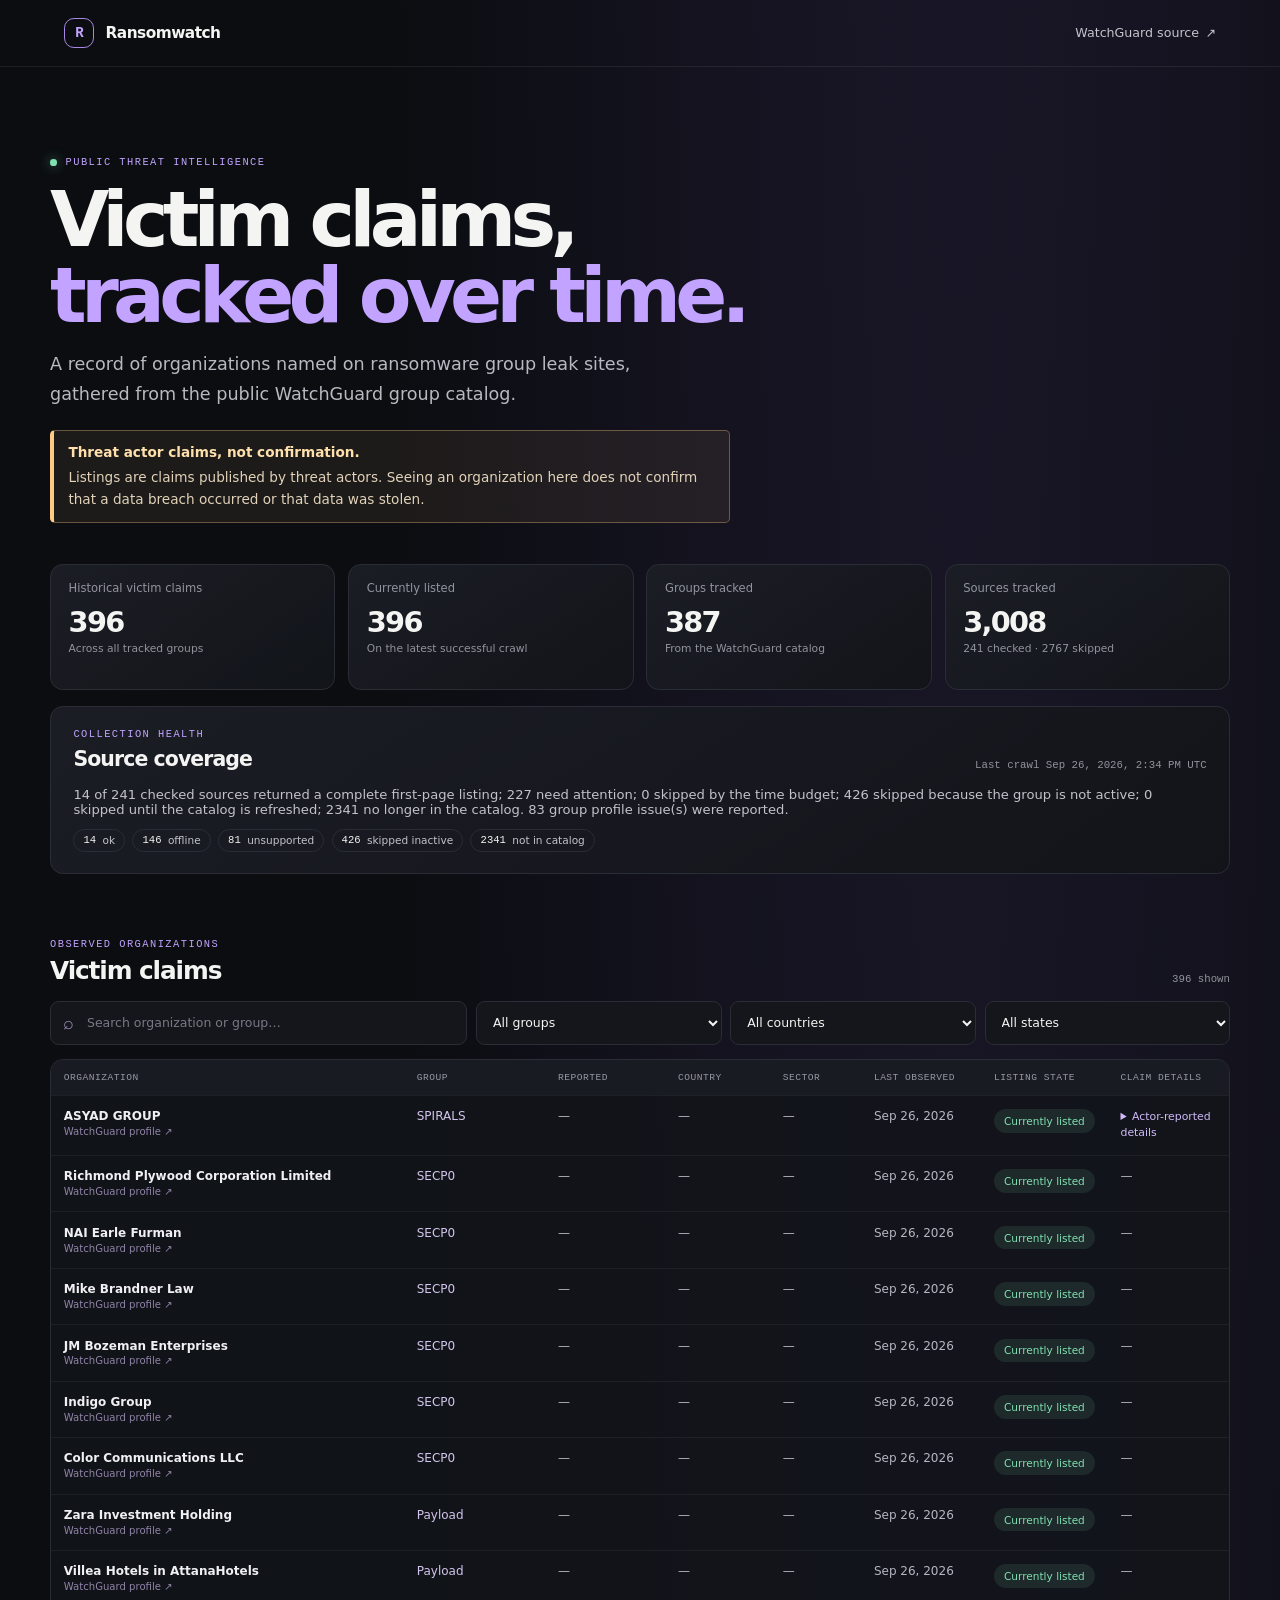
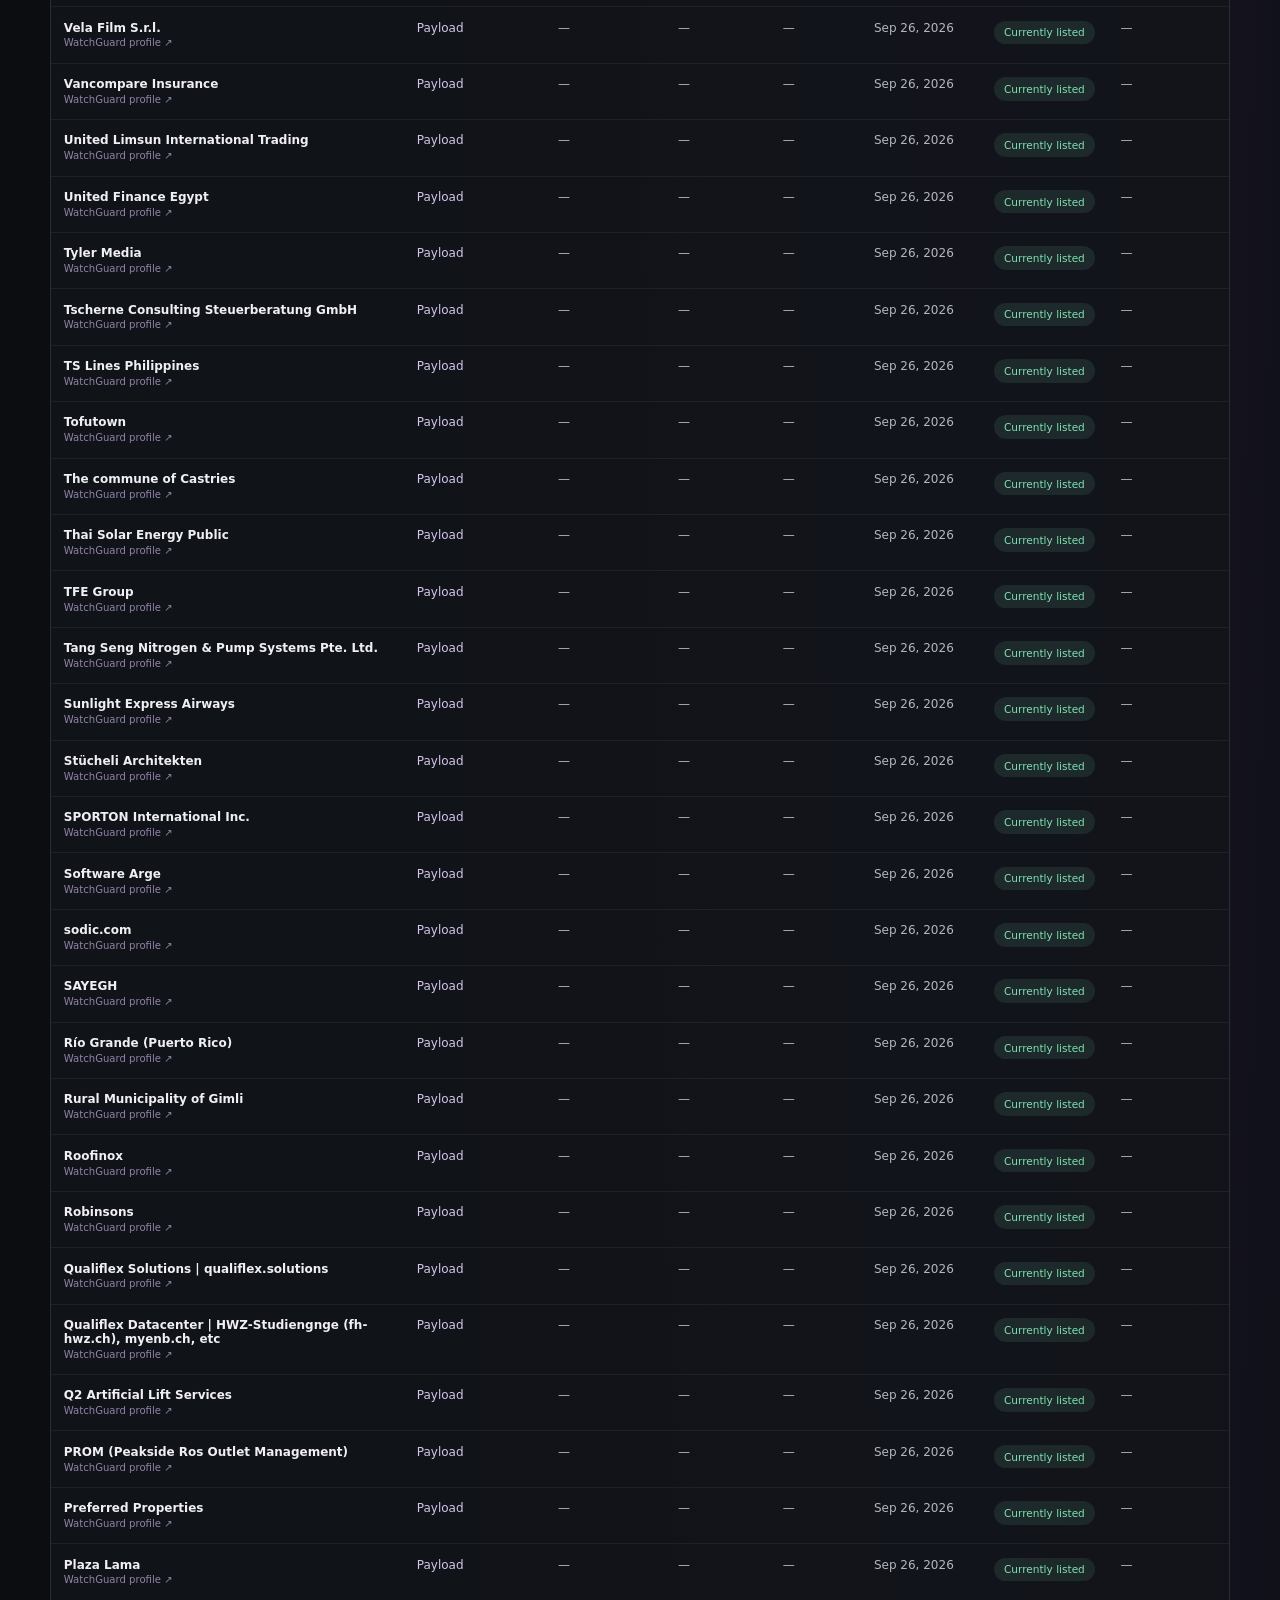
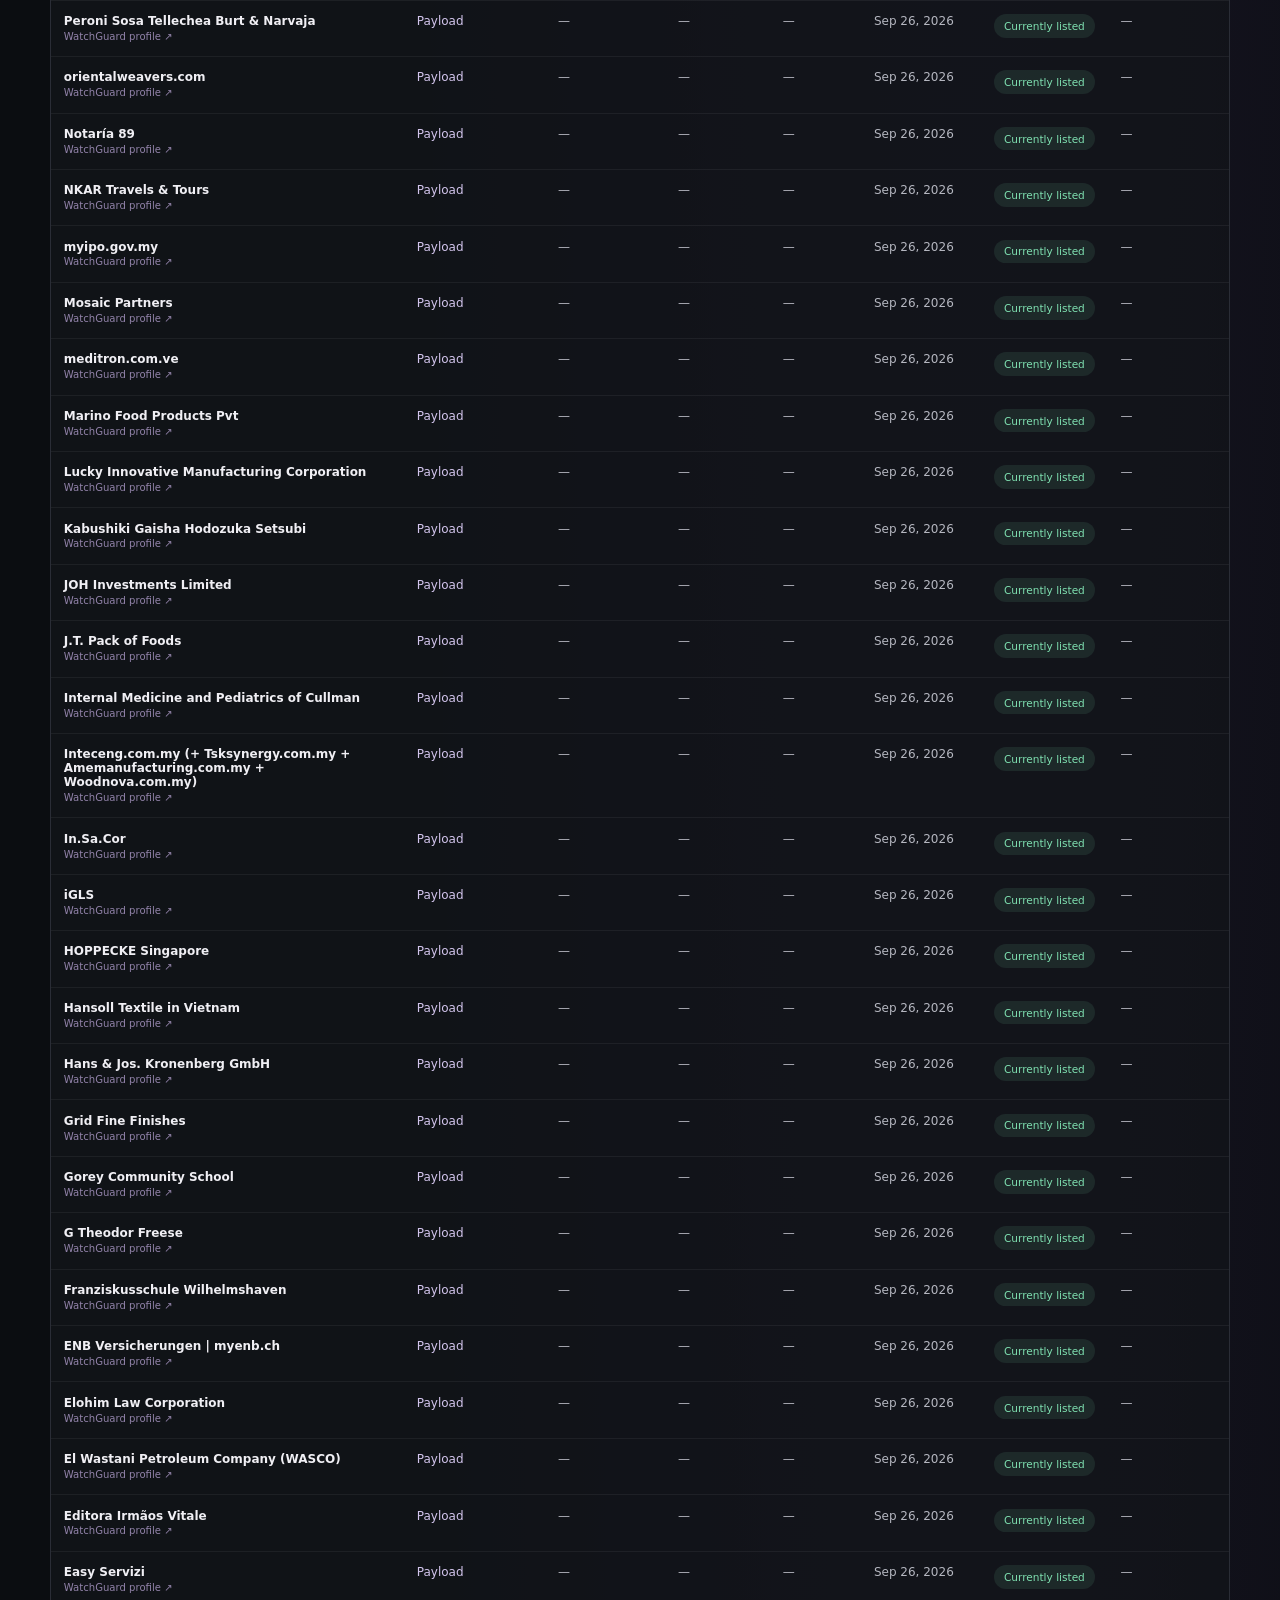
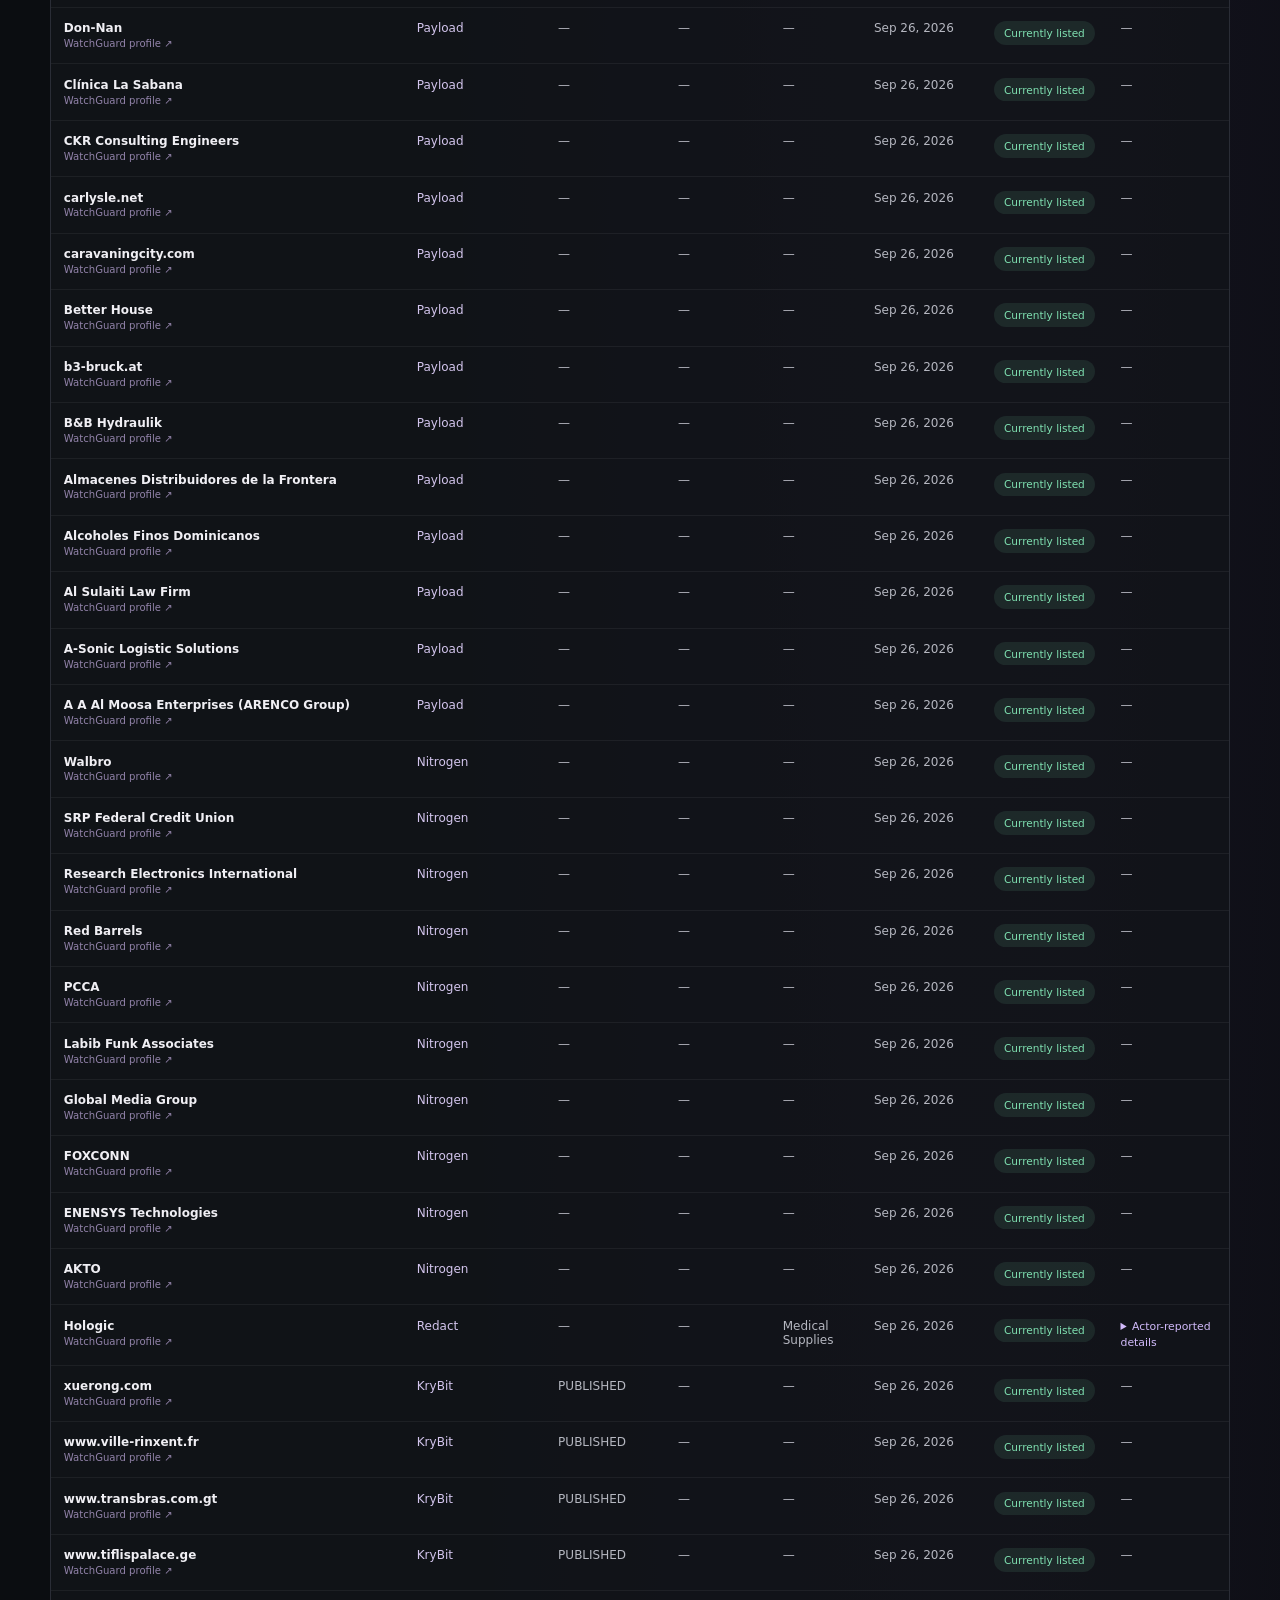
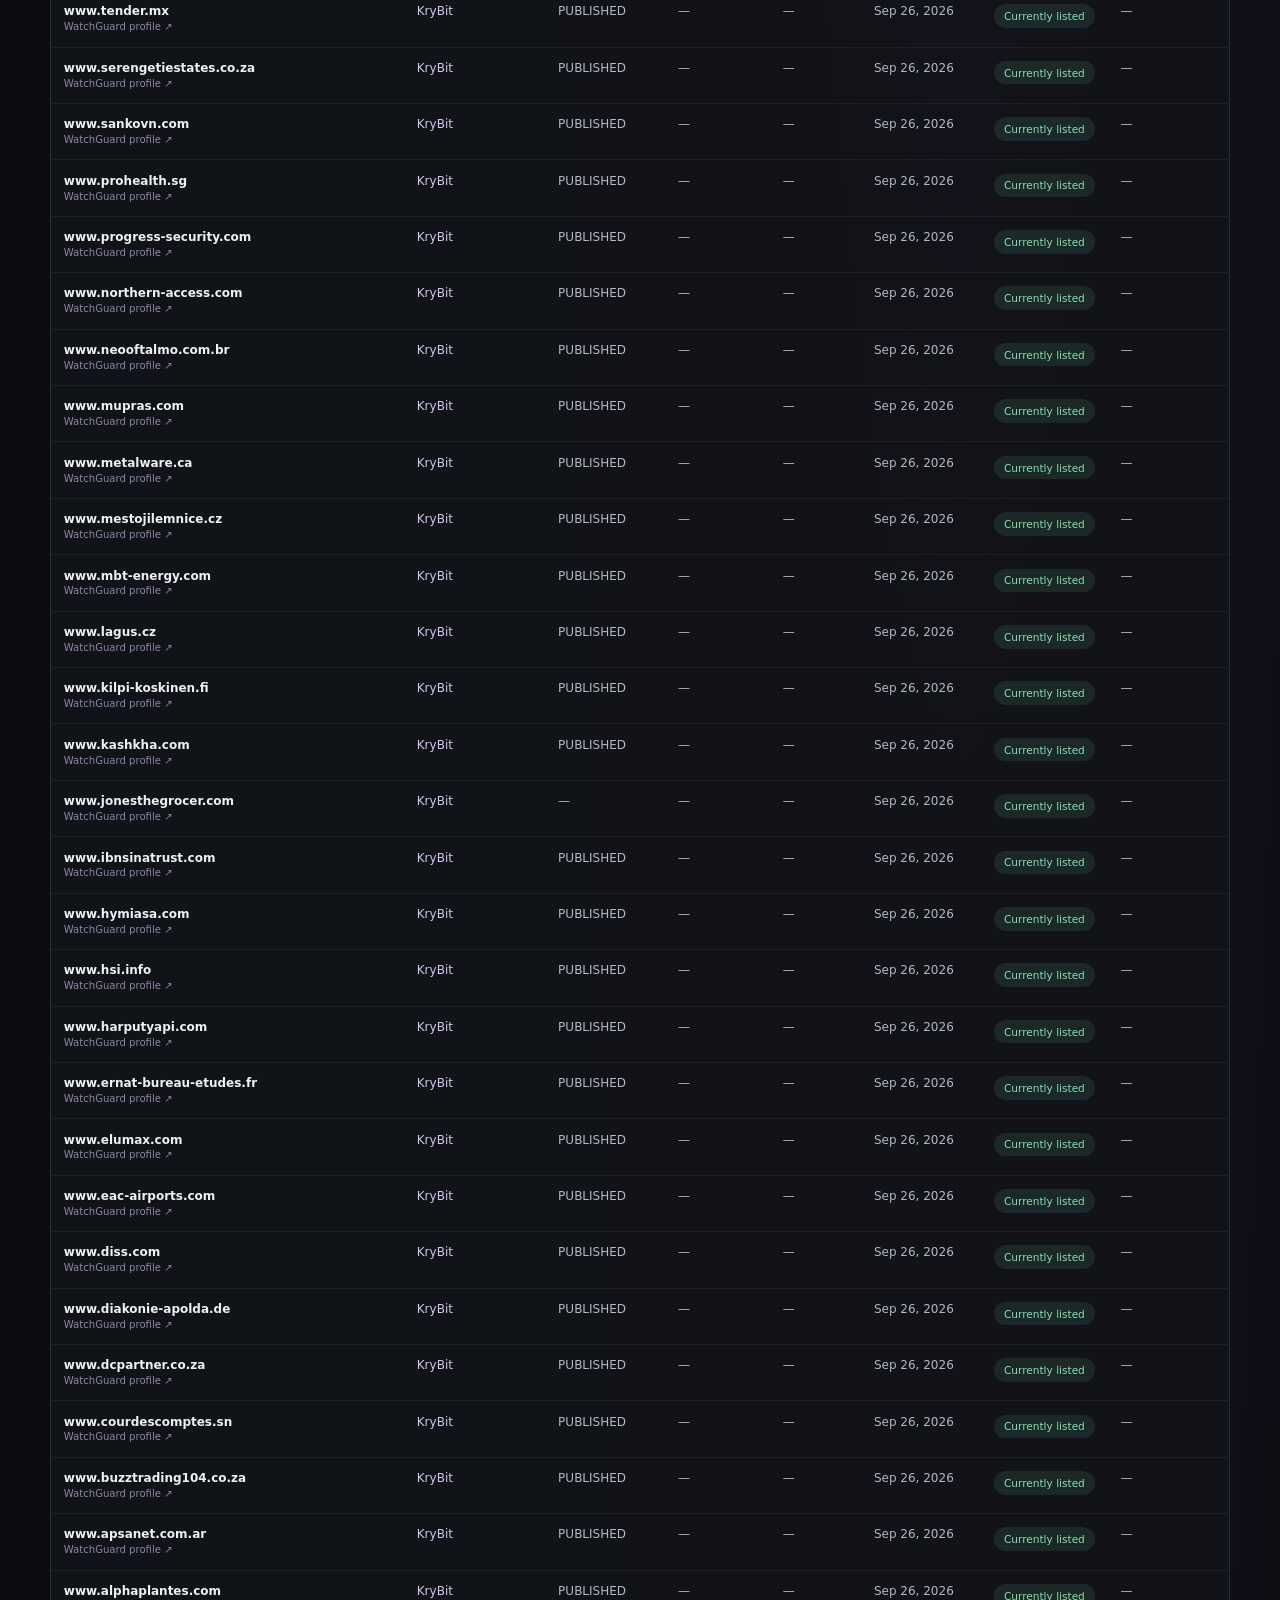
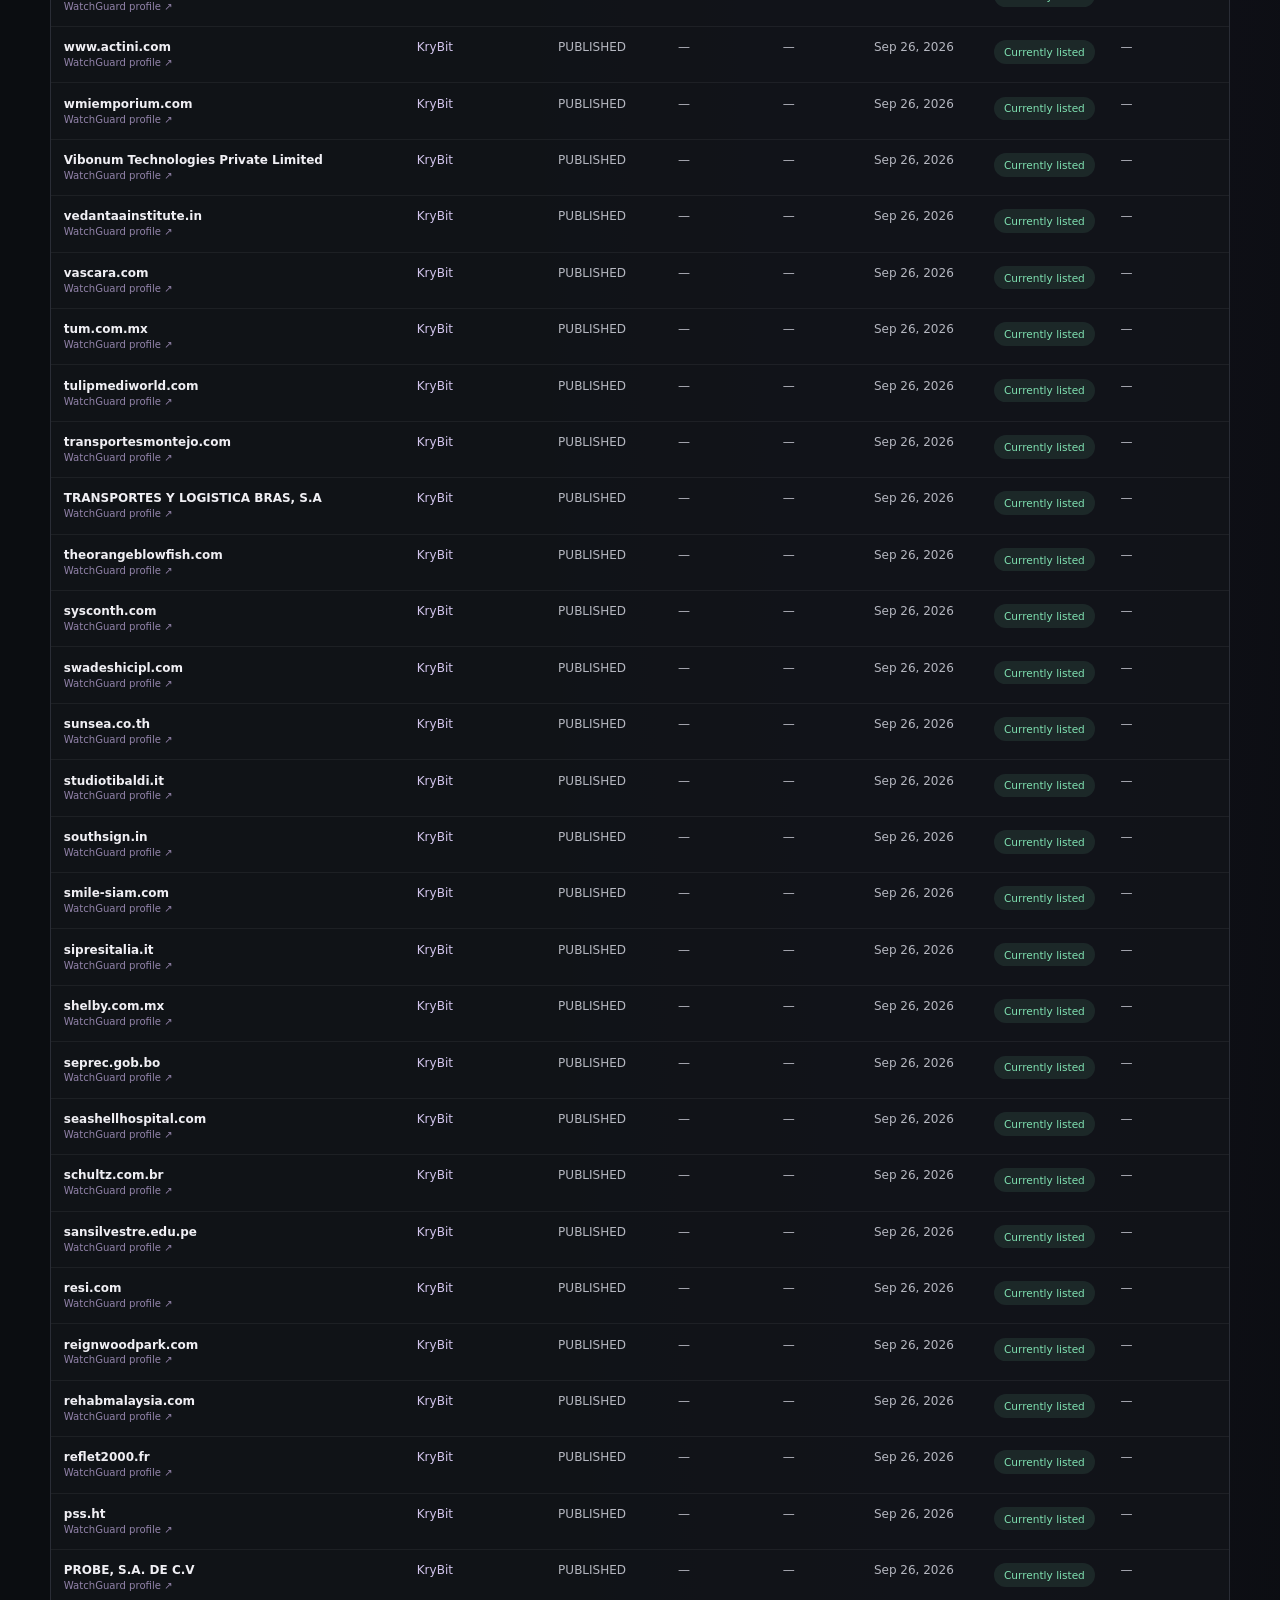
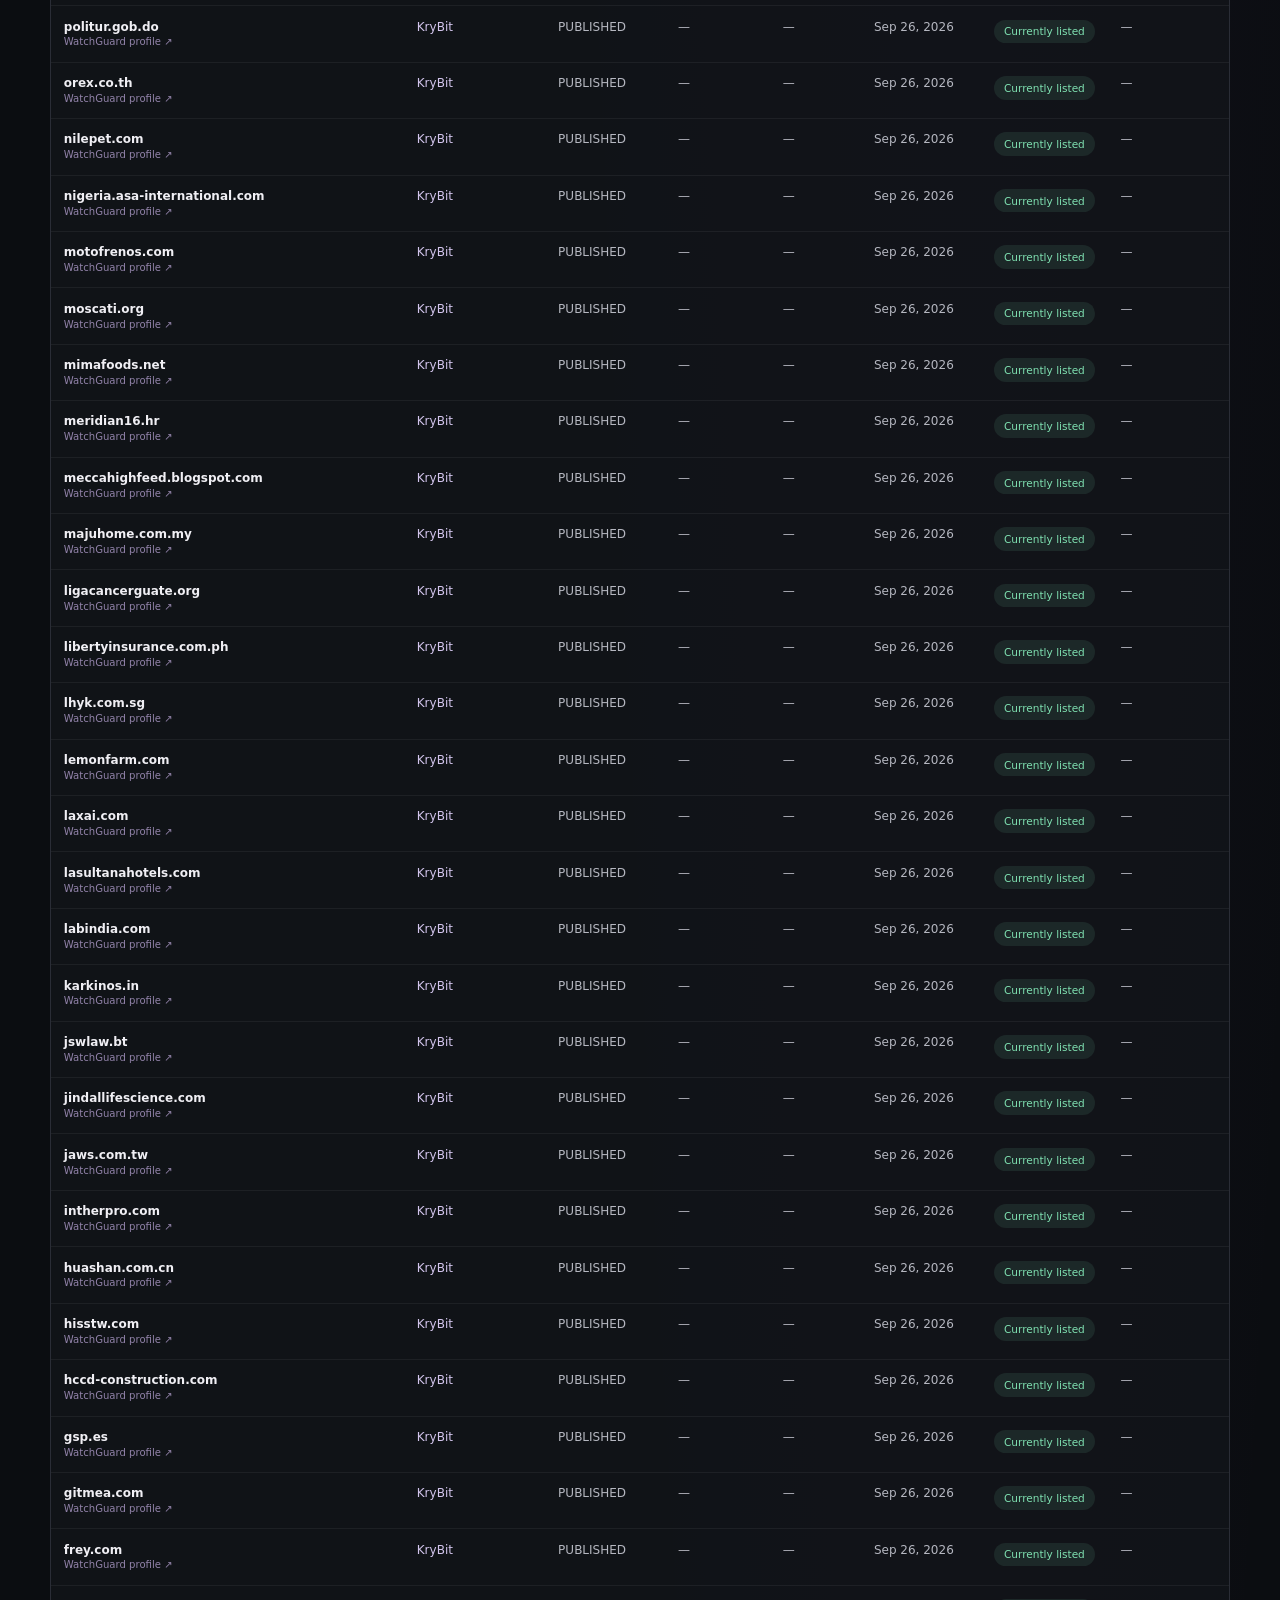
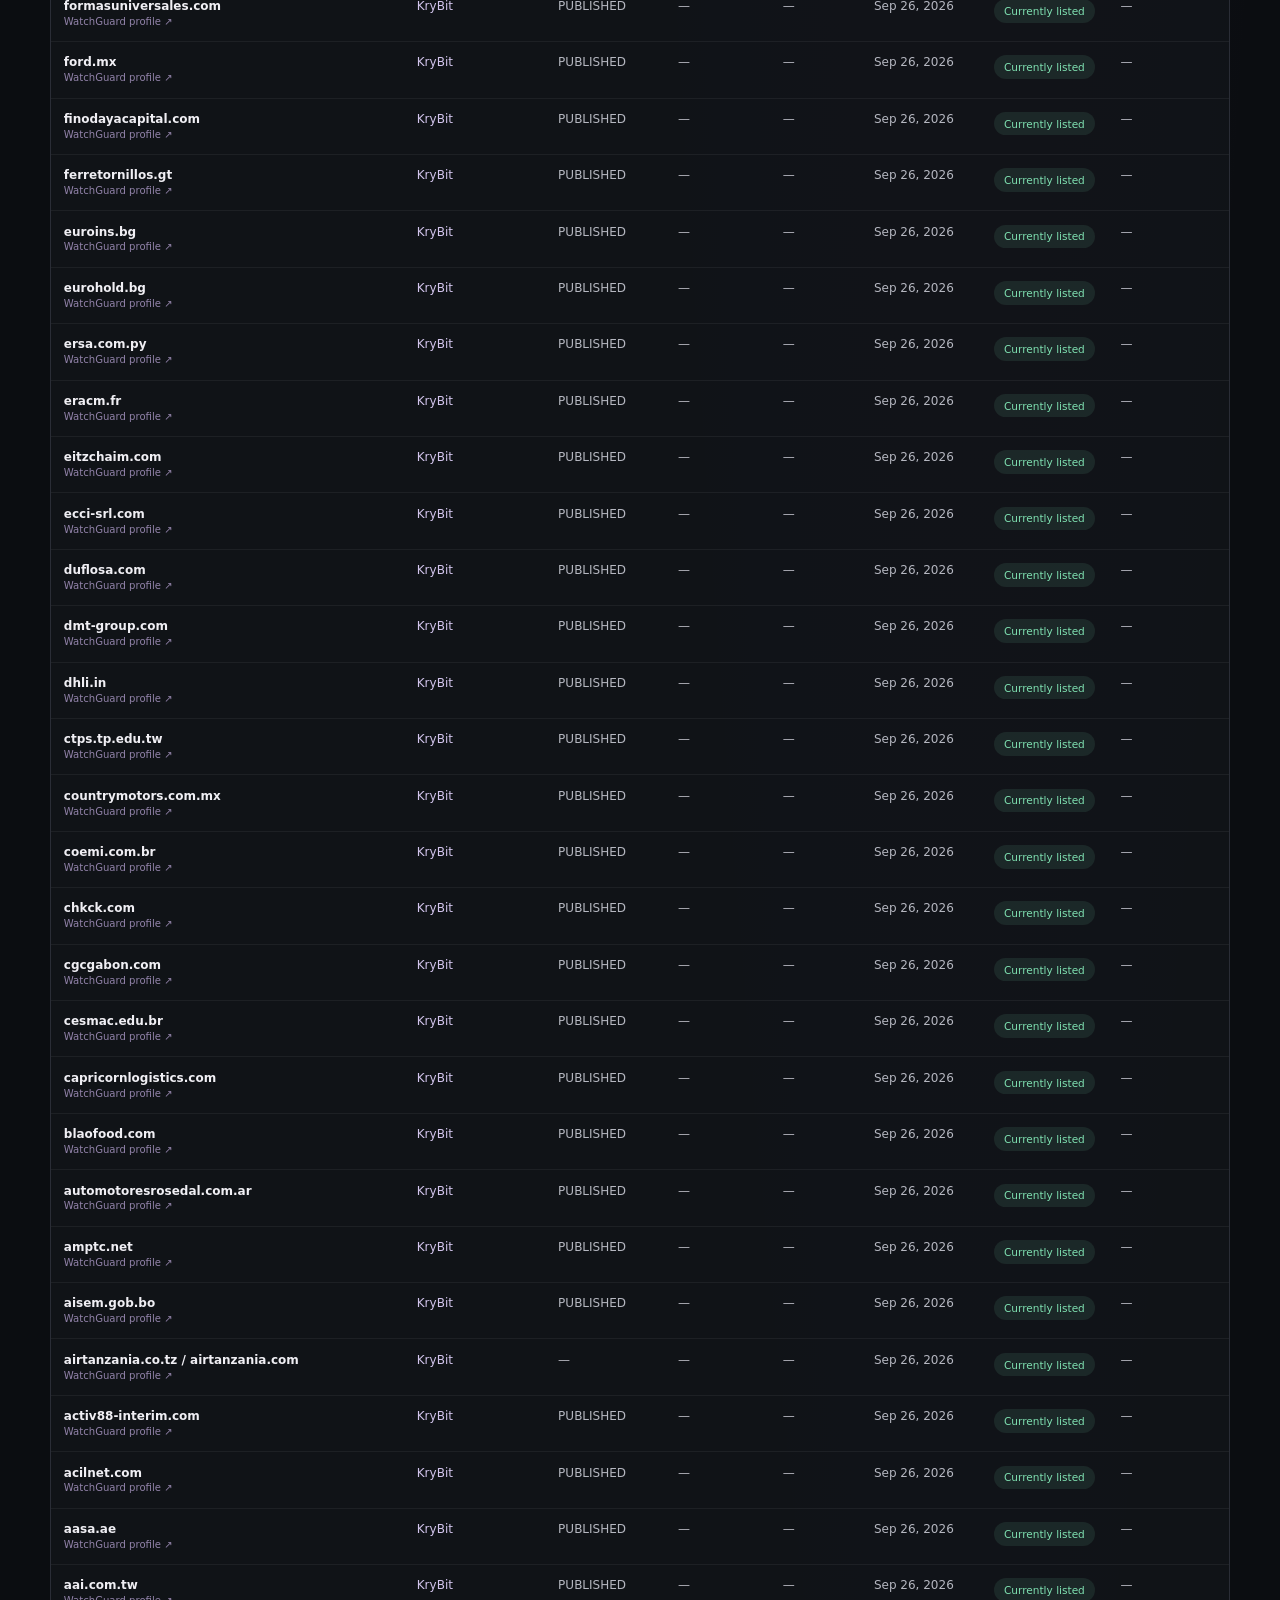
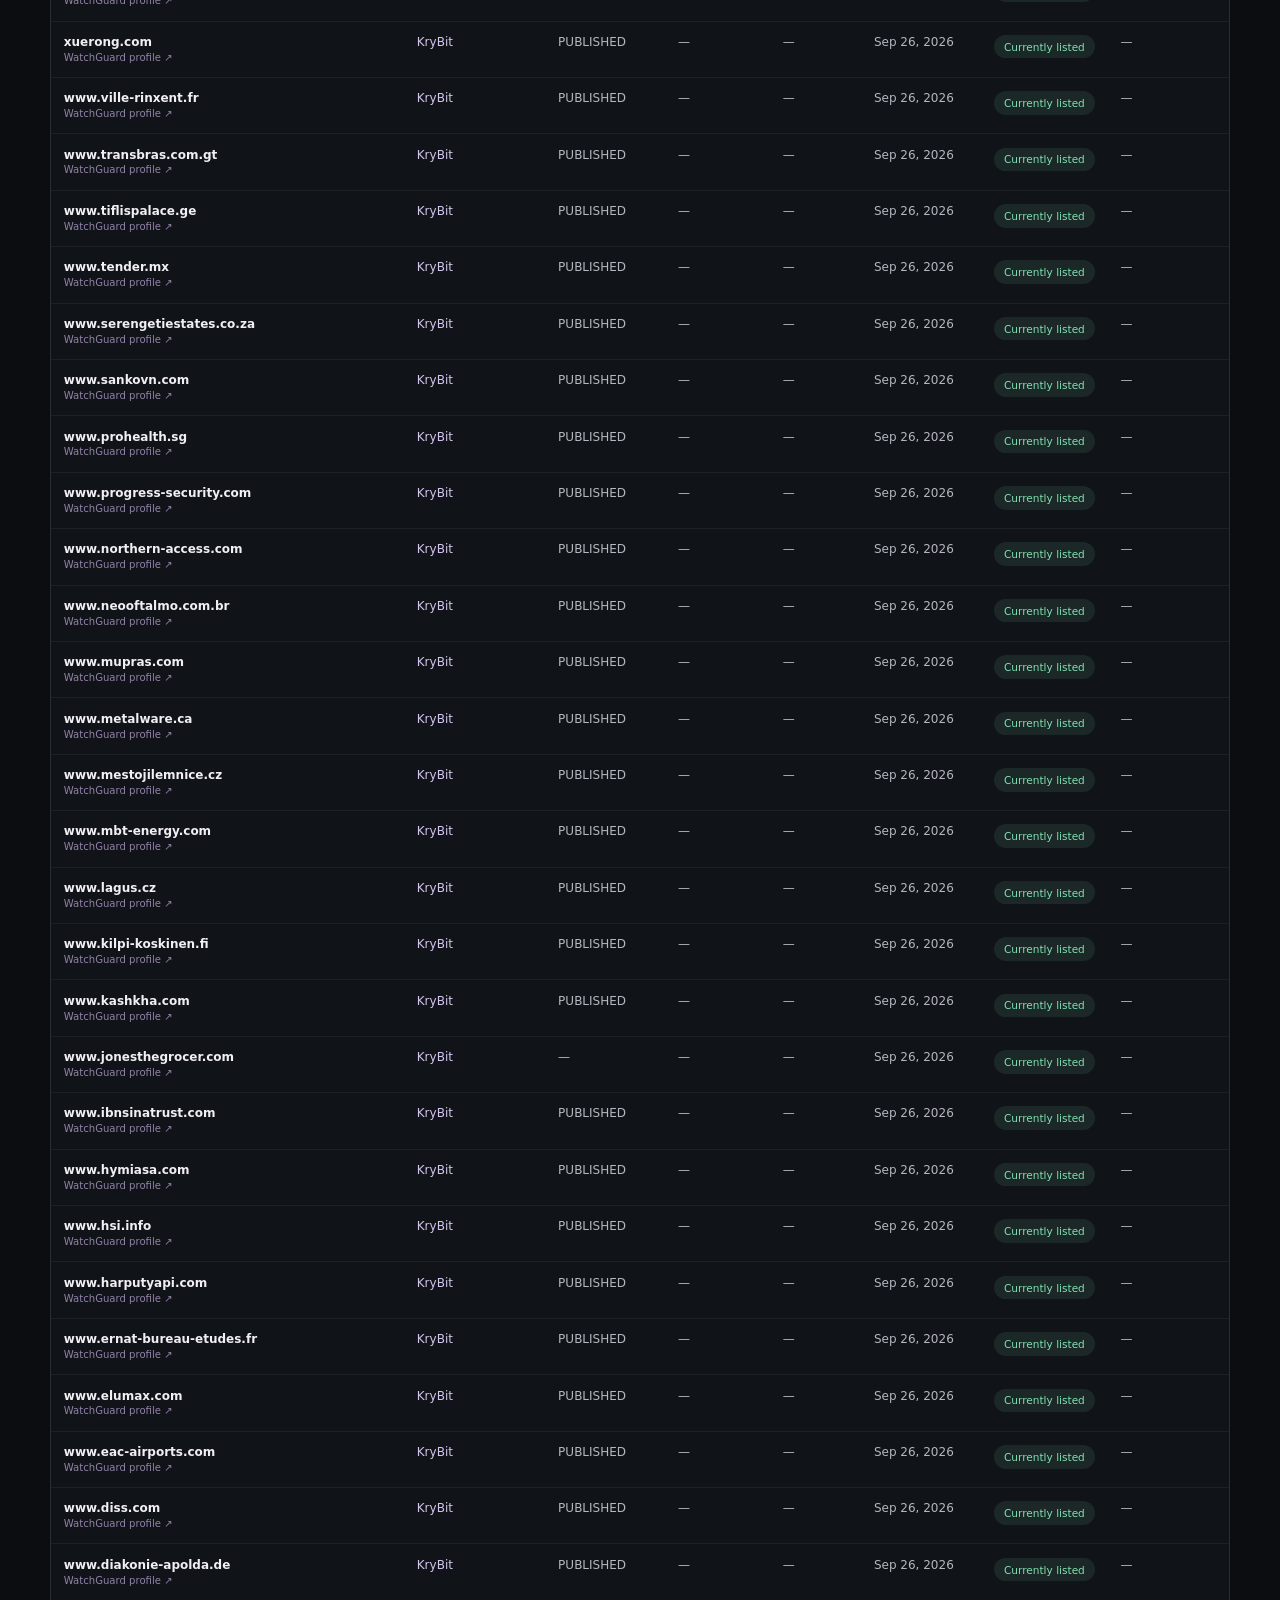
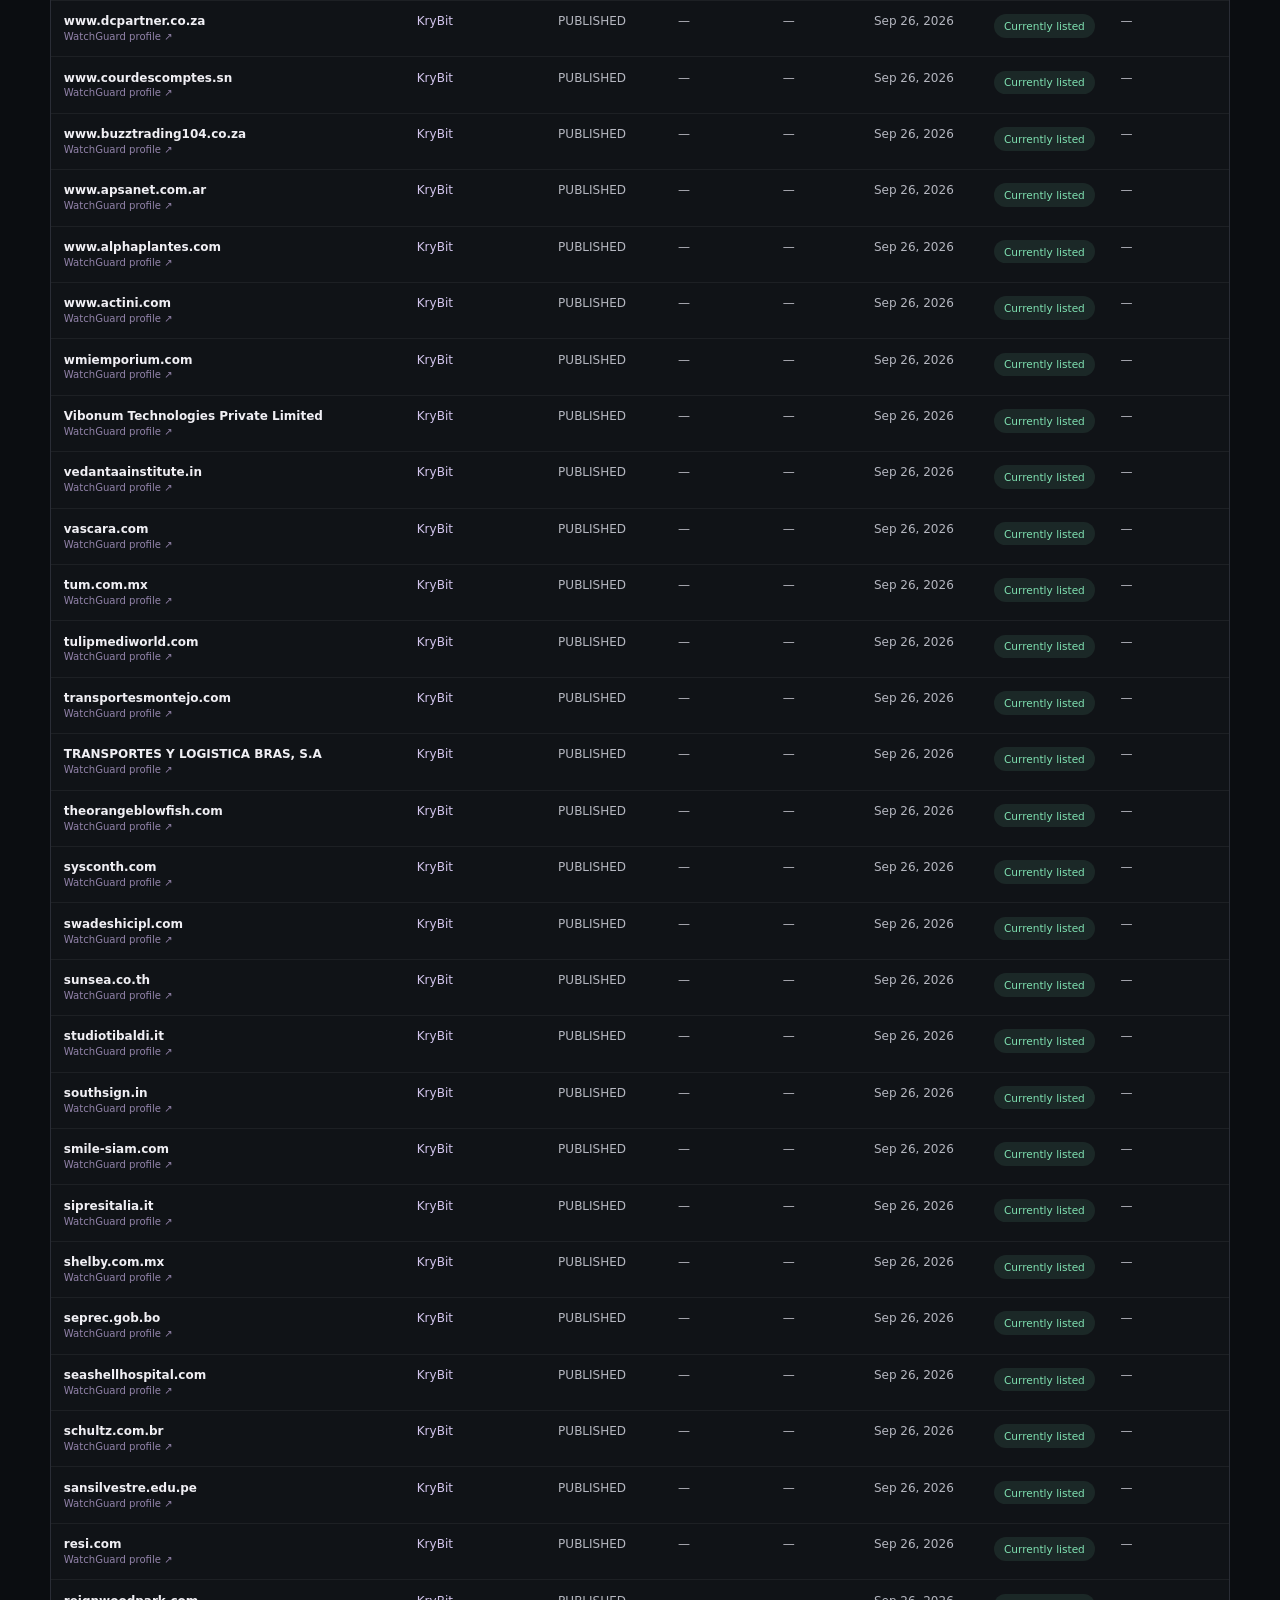
<file: site/index.html>
<!doctype html>
<html lang="en">
  <head>
    <meta charset="utf-8">
    <meta name="viewport" content="width=device-width, initial-scale=1">
    <meta name="color-scheme" content="dark">
    <meta name="description" content="A public index of organization names claimed on ransomware group leak sites.">
    <title>Ransomwatch — victim claims tracker</title>
    <link rel="stylesheet" href="./styles.css">
    <script src="./app.js" defer></script>
  </head>
  <body>
    <header class="site-header">
      <a class="brand" href="./" aria-label="Ransomwatch home">
        <span class="brand-mark" aria-hidden="true">R</span>
        <span>Ransomwatch</span>
      </a>
      <a class="source-link" href="https://www.watchguard.com/wgrd-security-hub/ransomware-tracker" target="_blank" rel="noopener noreferrer">
        WatchGuard source
        <span aria-hidden="true">↗</span>
      </a>
    </header>

    <main class="page-shell">
      <section class="intro">
        <div class="eyebrow"><span class="live-dot"></span> PUBLIC THREAT INTELLIGENCE</div>
        <h1>Victim claims,<br><span>tracked over time.</span></h1>
        <p class="intro-copy">A record of organizations named on ransomware group leak sites, gathered from the public WatchGuard group catalog.</p>
        <p class="claim-note"><strong>Threat actor claims, not confirmation.</strong> Listings are claims published by threat actors. Seeing an organization here does not confirm that a data breach occurred or that data was stolen.</p>
      </section>

      <section class="metrics" aria-label="Dataset overview">
        <article class="metric-card">
          <span class="metric-label">Historical victim claims</span>
          <strong id="metric-total">—</strong>
          <span class="metric-foot">Across all tracked groups</span>
        </article>
        <article class="metric-card">
          <span class="metric-label">Currently listed</span>
          <strong id="metric-listed">—</strong>
          <span class="metric-foot">On the latest successful crawl</span>
        </article>
        <article class="metric-card">
          <span class="metric-label">Groups tracked</span>
          <strong id="metric-groups">—</strong>
          <span class="metric-foot">From the WatchGuard catalog</span>
        </article>
        <article class="metric-card">
          <span class="metric-label">Sources tracked</span>
          <strong id="metric-sources">—</strong>
          <span class="metric-foot" id="coverage-caption">Coverage status</span>
        </article>
      </section>

      <section class="coverage-panel" aria-labelledby="coverage-title">
        <div class="coverage-heading">
          <div>
            <p class="eyebrow">COLLECTION HEALTH</p>
            <h2 id="coverage-title">Source coverage</h2>
          </div>
          <p id="updated-at" class="updated-at">Loading update time…</p>
        </div>
        <p id="coverage-summary" class="coverage-summary">Loading crawl status…</p>
        <div id="coverage-details" class="coverage-details" aria-live="polite"></div>
      </section>

      <section class="victims-section" aria-labelledby="victims-title">
        <div class="section-heading">
          <div>
            <p class="eyebrow">OBSERVED ORGANIZATIONS</p>
            <h2 id="victims-title">Victim claims</h2>
          </div>
          <p id="result-count" class="result-count"></p>
        </div>

        <div class="filters" role="search">
          <label class="search-field">
            <span class="sr-only">Search organizations and groups</span>
            <span class="search-icon" aria-hidden="true">⌕</span>
            <input id="search-input" type="search" placeholder="Search organization or group…" autocomplete="off">
          </label>
          <label>
            <span class="sr-only">Filter by group</span>
            <select id="group-filter">
              <option value="">All groups</option>
            </select>
          </label>
          <label>
            <span class="sr-only">Filter by country</span>
            <select id="country-filter">
              <option value="">All countries</option>
            </select>
          </label>
          <label>
            <span class="sr-only">Filter by listing state</span>
            <select id="state-filter">
              <option value="">All states</option>
              <option value="listed">Currently listed</option>
              <option value="not_seen">No longer seen</option>
              <option value="unknown">Unknown / stale</option>
            </select>
          </label>
        </div>

        <div id="loading-state" class="message-state" role="status">Loading victim data…</div>
        <div id="error-state" class="message-state error-state" role="alert" hidden>
          <strong>Victim data could not be loaded.</strong>
          <span id="error-message">Try again later.</span>
        </div>
        <div id="empty-state" class="message-state" hidden>
          <strong id="empty-title">No matching sightings</strong>
          <span id="empty-copy">Change a filter or clear the search.</span>
        </div>

        <div id="table-wrap" class="table-wrap" hidden>
          <table>
            <thead>
              <tr>
                <th scope="col">Organization</th>
                <th scope="col">Group</th>
                <th scope="col">Reported</th>
                <th scope="col">Country</th>
                <th scope="col">Sector</th>
                <th scope="col">Last observed</th>
                <th scope="col">Listing state</th>
                <th scope="col">Claim details</th>
              </tr>
            </thead>
            <tbody id="victim-rows"></tbody>
          </table>
        </div>
        <p class="data-footnote">Reported dates, countries, and sectors are shown as they appear on the listing when provided. “Last observed” is when this project last saw the entry. The crawler checks only the first listing page for active groups; an entry missing from that page remains unknown. Historical sightings are retained. Optional details are claims shown by the threat actor, not independently verified.</p>
      </section>

      <section id="review-section" class="review-section" aria-labelledby="review-title" hidden>
        <div class="section-heading">
          <div>
            <p class="eyebrow">RETAINED FOR INSPECTION</p>
            <h2 id="review-title">Headlines and ambiguous listings <span class="review-count" id="review-count"></span></h2>
          </div>
        </div>
        <p id="review-summary" class="review-summary"></p>
        <div class="table-wrap">
          <table>
            <thead>
              <tr>
                <th scope="col">Post title</th>
                <th scope="col">Possible organization</th>
                <th scope="col">Group</th>
                <th scope="col">Classification</th>
                <th scope="col">Last observed</th>
                <th scope="col">Attribution</th>
                <th scope="col">Claim details</th>
              </tr>
            </thead>
            <tbody id="review-rows"></tbody>
          </table>
        </div>
      </section>
    </main>

    <footer class="site-footer">
      <span>Ransomwatch</span>
      <span>Metadata only · No leaked files are stored or linked</span>
    </footer>
  </body>
</html>
</file>
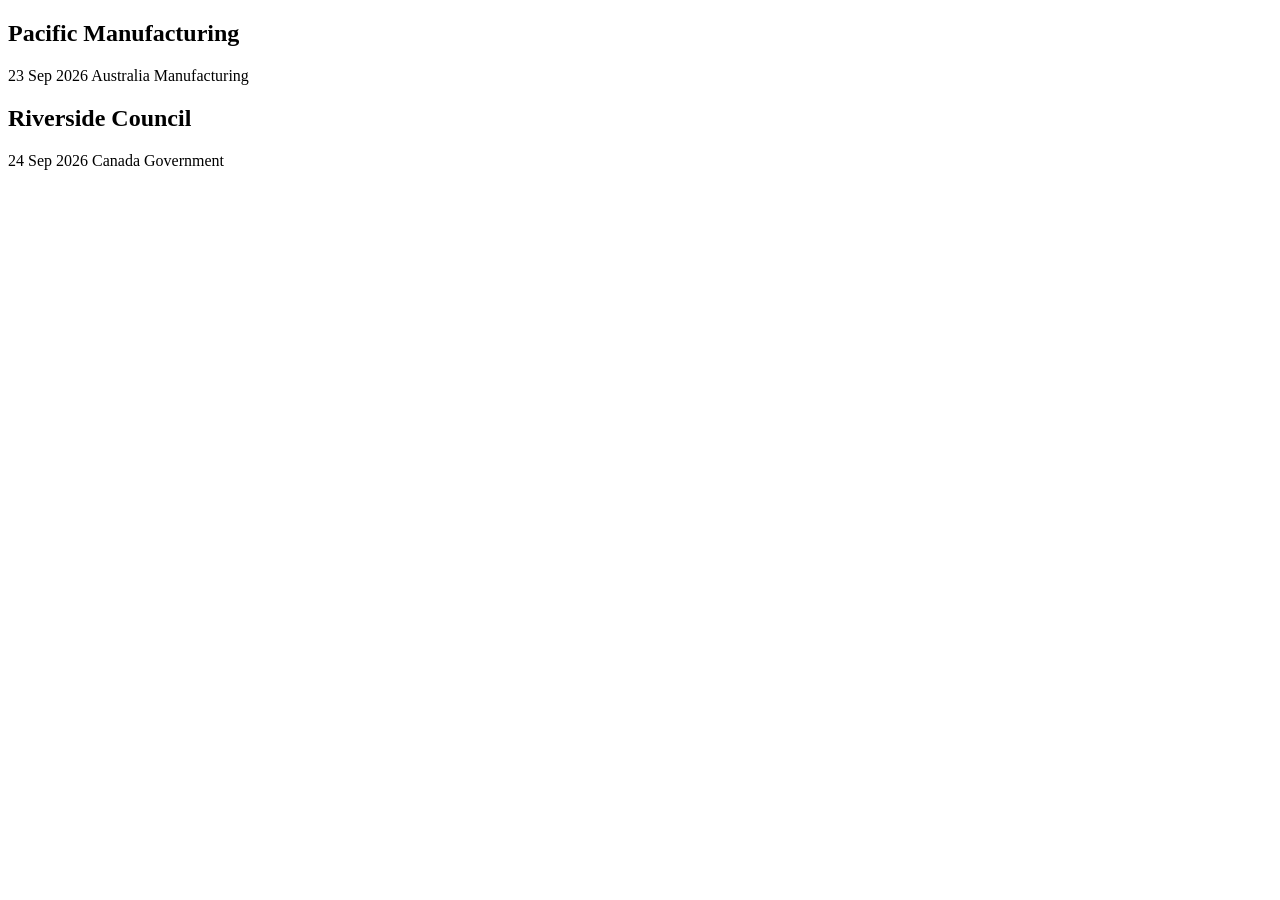
<file: tests/fixtures/leak-cards.html>
<!doctype html>
<html>
  <body>
    <section class="victim-list">
      <article class="victim-card" data-id="card-001">
        <h2>Pacific Manufacturing</h2>
        <time datetime="2026-09-23">23 Sep 2026</time>
        <span class="country">Australia</span>
        <span class="industry">Manufacturing</span>
      </article>
      <article class="victim-card" data-id="card-002">
        <h2>Riverside Council</h2>
        <time datetime="2026-09-24">24 Sep 2026</time>
        <span class="country">Canada</span>
        <span class="industry">Government</span>
      </article>
    </section>
  </body>
</html>
</file>
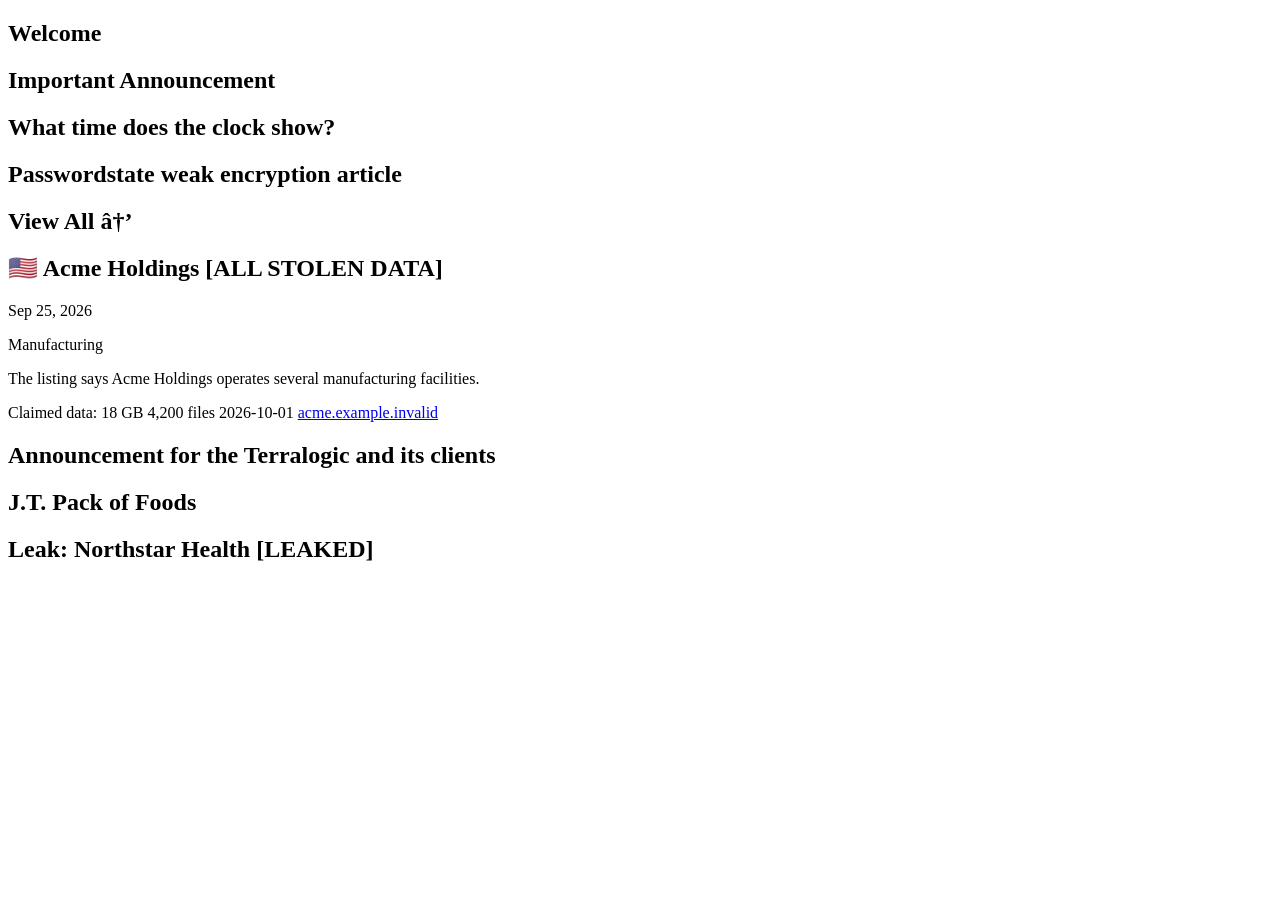
<file: tests/fixtures/leak-headlines-and-details.html>
<!doctype html>
<main>
  <article class="post-card" data-id="welcome-post">
    <h2>Welcome</h2>
  </article>
  <article class="post-card" data-id="announcement-post">
    <h2>Important Announcement</h2>
  </article>
  <article class="post-card" data-id="question-post">
    <h2>What time does the clock show?</h2>
  </article>
  <article class="post-card" data-id="article-post">
    <h2>Passwordstate weak encryption article</h2>
  </article>
  <article class="post-card" data-id="control-post">
    <h2>View All â†’</h2>
  </article>
  <article class="post-card" data-id="victim-post">
    <h2>🇺🇸 Acme Holdings [ALL STOLEN DATA]</h2>
    <time datetime="2026-09-25">Sep 25, 2026</time>
    <p class="sector">Manufacturing</p>
    <p class="description">The listing says Acme Holdings operates several manufacturing facilities.</p>
    <span class="data-size">Claimed data: 18 GB</span>
    <span class="file-count">4,200 files</span>
    <span class="deadline">2026-10-01</span>
    <span class="website"><a href="https://acme.example.invalid/">acme.example.invalid</a></span>
  </article>
  <article class="post-card" data-id="review-post">
    <h2>Announcement for the Terralogic and its clients</h2>
  </article>
  <article class="post-card" data-id="initials-post">
    <h2>J.T. Pack of Foods</h2>
  </article>
  <article class="post-card" data-id="leak-prefix-post">
    <h2>Leak: Northstar Health [LEAKED]</h2>
  </article>
</main>
</file>
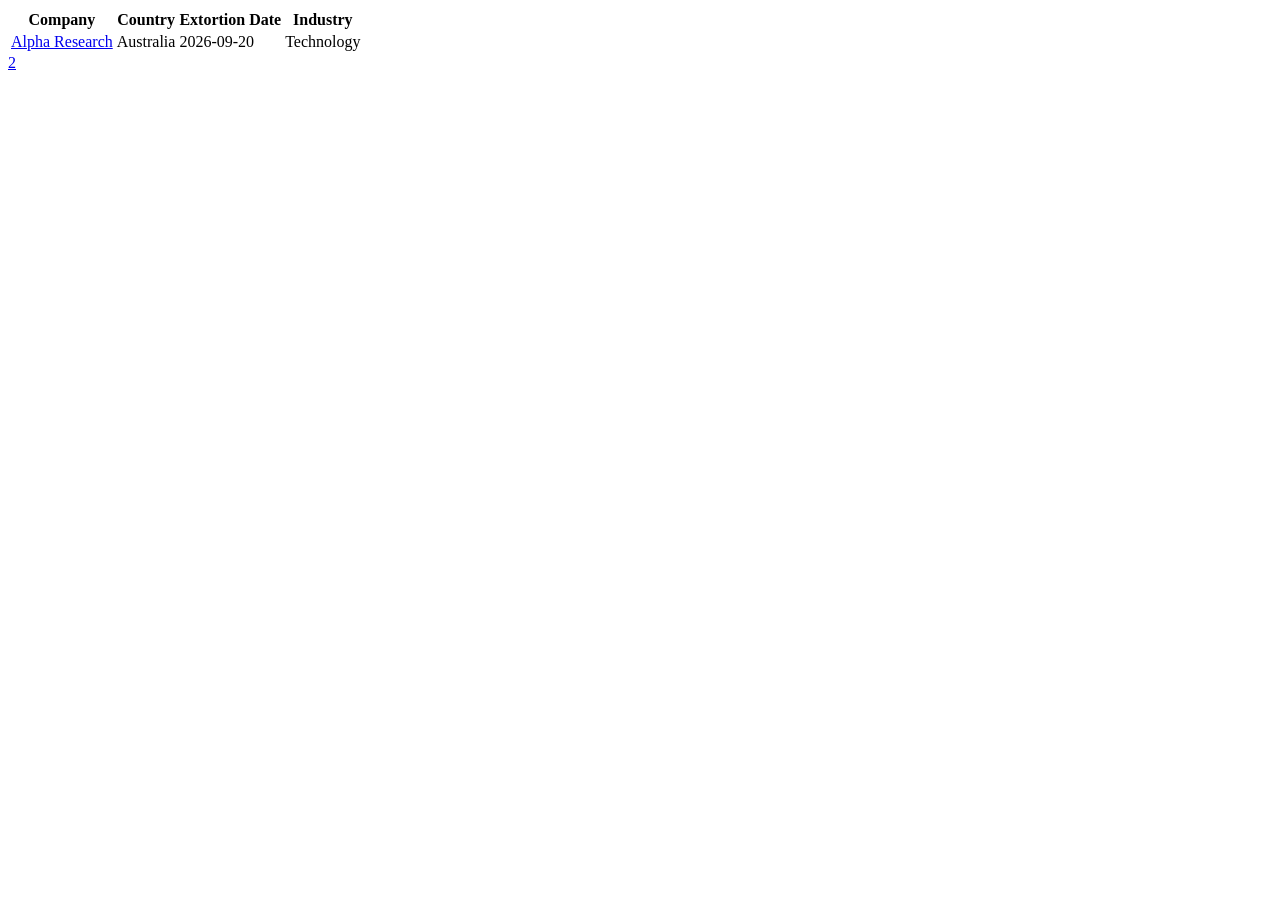
<file: tests/fixtures/leak-table-page-1.html>
<!doctype html>
<html>
  <body>
    <table>
      <thead>
        <tr>
          <th>Company</th>
          <th>Country</th>
          <th>Extortion Date</th>
          <th>Industry</th>
        </tr>
      </thead>
      <tbody>
        <tr data-id="victim-001">
          <td><a href="/victim/alpha-research">Alpha Research</a></td>
          <td>Australia</td>
          <td>2026-09-20</td>
          <td>Technology</td>
        </tr>
      </tbody>
    </table>
    <nav class="pagination"><a href="?page=2">2</a></nav>
  </body>
</html>
</file>
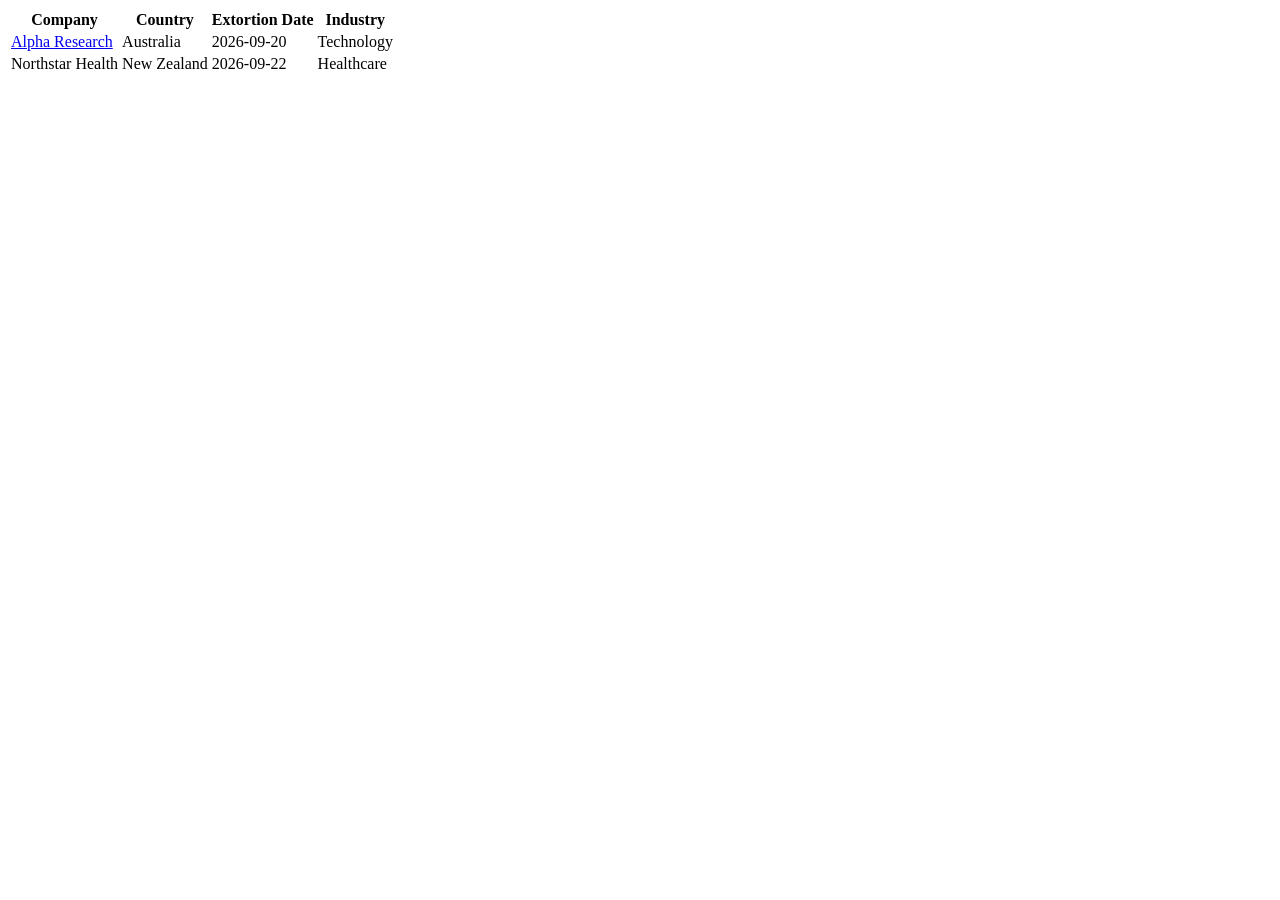
<file: tests/fixtures/leak-table-page-2.html>
<!doctype html>
<html>
  <body>
    <table>
      <thead>
        <tr>
          <th>Company</th>
          <th>Country</th>
          <th>Extortion Date</th>
          <th>Industry</th>
        </tr>
      </thead>
      <tbody>
        <tr data-id="victim-001">
          <td><a href="/victim/alpha-research">Alpha Research</a></td>
          <td>Australia</td>
          <td>2026-09-20</td>
          <td>Technology</td>
        </tr>
        <tr data-id="victim-002">
          <td>Northstar Health</td>
          <td>New Zealand</td>
          <td>2026-09-22</td>
          <td>Healthcare</td>
        </tr>
      </tbody>
    </table>
  </body>
</html>
</file>
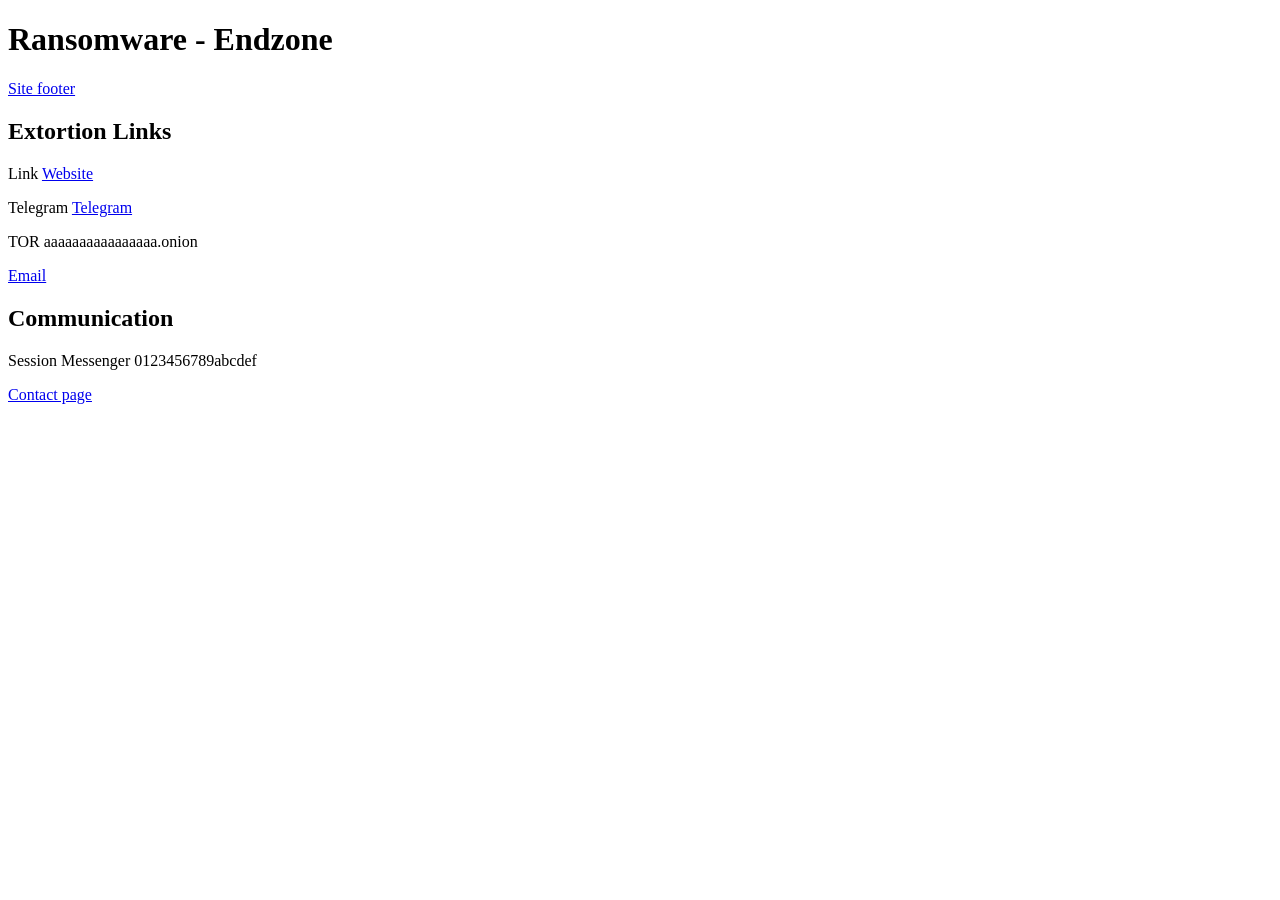
<file: tests/fixtures/watchguard-profile.html>
<!doctype html>
<html>
  <body>
    <main>
      <h1>Ransomware - Endzone</h1>
      <a href="https://watchguard.widencollective.com/unrelated">Site footer</a>
      <section>
        <h2>Extortion Links</h2>
        <p>Link <a href="https://leak.example.invalid/">Website</a></p>
        <p>Telegram <a href="https://t.me/endzone4">Telegram</a></p>
        <p>TOR aaaaaaaaaaaaaaaa.onion</p>
        <a href="mailto:operator@example.invalid">Email</a>
      </section>
      <section>
        <h2>Communication</h2>
        <p>Session Messenger 0123456789abcdef</p>
        <a href="https://unrelated.example.invalid/contact">Contact page</a>
      </section>
    </main>
  </body>
</html>
</file>
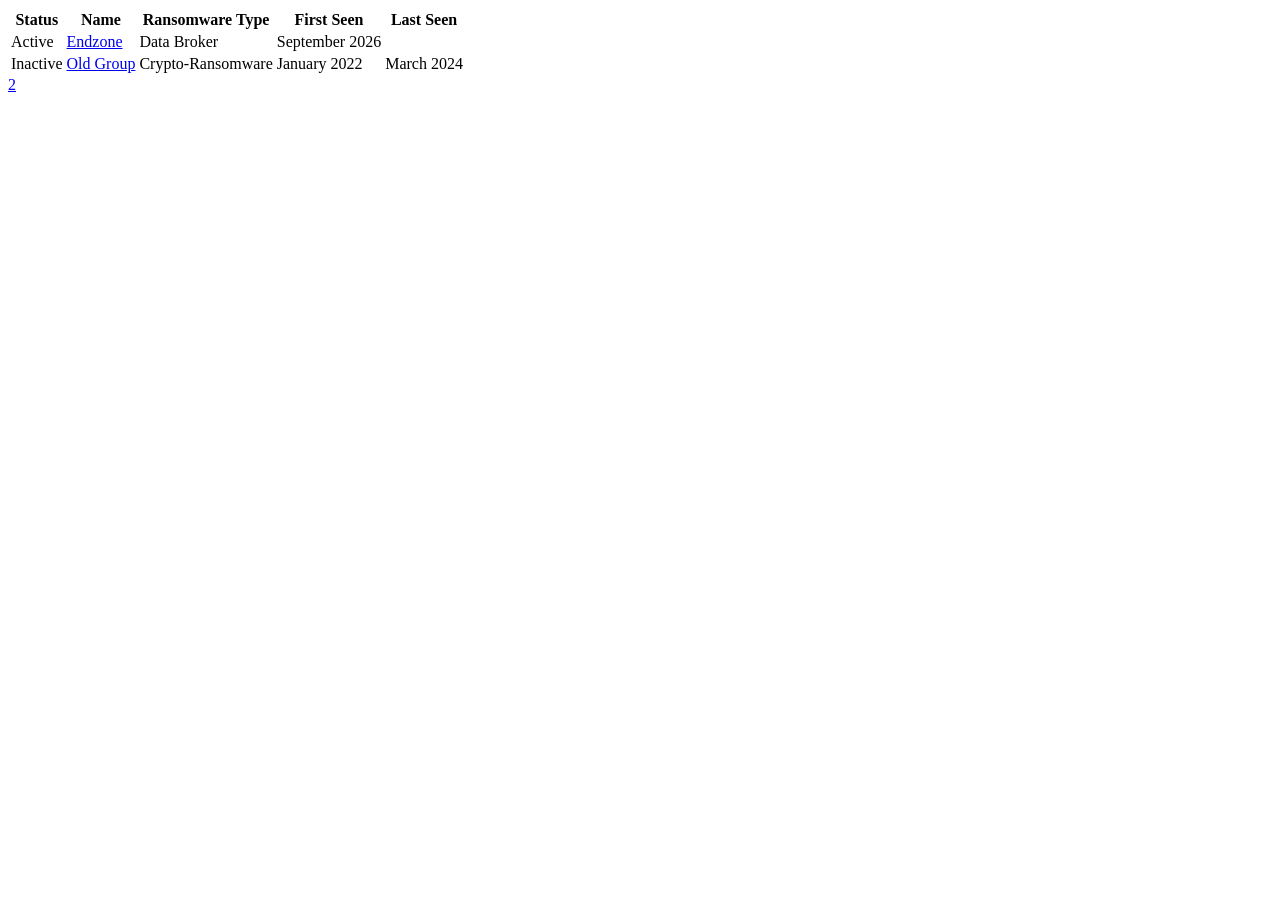
<file: tests/fixtures/watchguard-tracker-page-0.html>
<!doctype html>
<html>
  <body>
    <table class="views-table">
      <thead>
        <tr>
          <th>Status</th>
          <th>Name</th>
          <th>Ransomware Type</th>
          <th>First Seen</th>
          <th>Last Seen</th>
        </tr>
      </thead>
      <tbody>
        <tr>
          <td>Active</td>
          <td><a href="/wgrd-security-hub/ransomware-tracker/endzone">Endzone</a></td>
          <td>Data Broker</td>
          <td>September 2026</td>
          <td></td>
        </tr>
        <tr>
          <td>Inactive</td>
          <td><a href="/wgrd-security-hub/ransomware-tracker/old-group">Old Group</a></td>
          <td>Crypto-Ransomware</td>
          <td>January 2022</td>
          <td>March 2024</td>
        </tr>
      </tbody>
    </table>
    <nav class="pagination">
      <a href="?page=1" rel="next">2</a>
    </nav>
  </body>
</html>
</file>
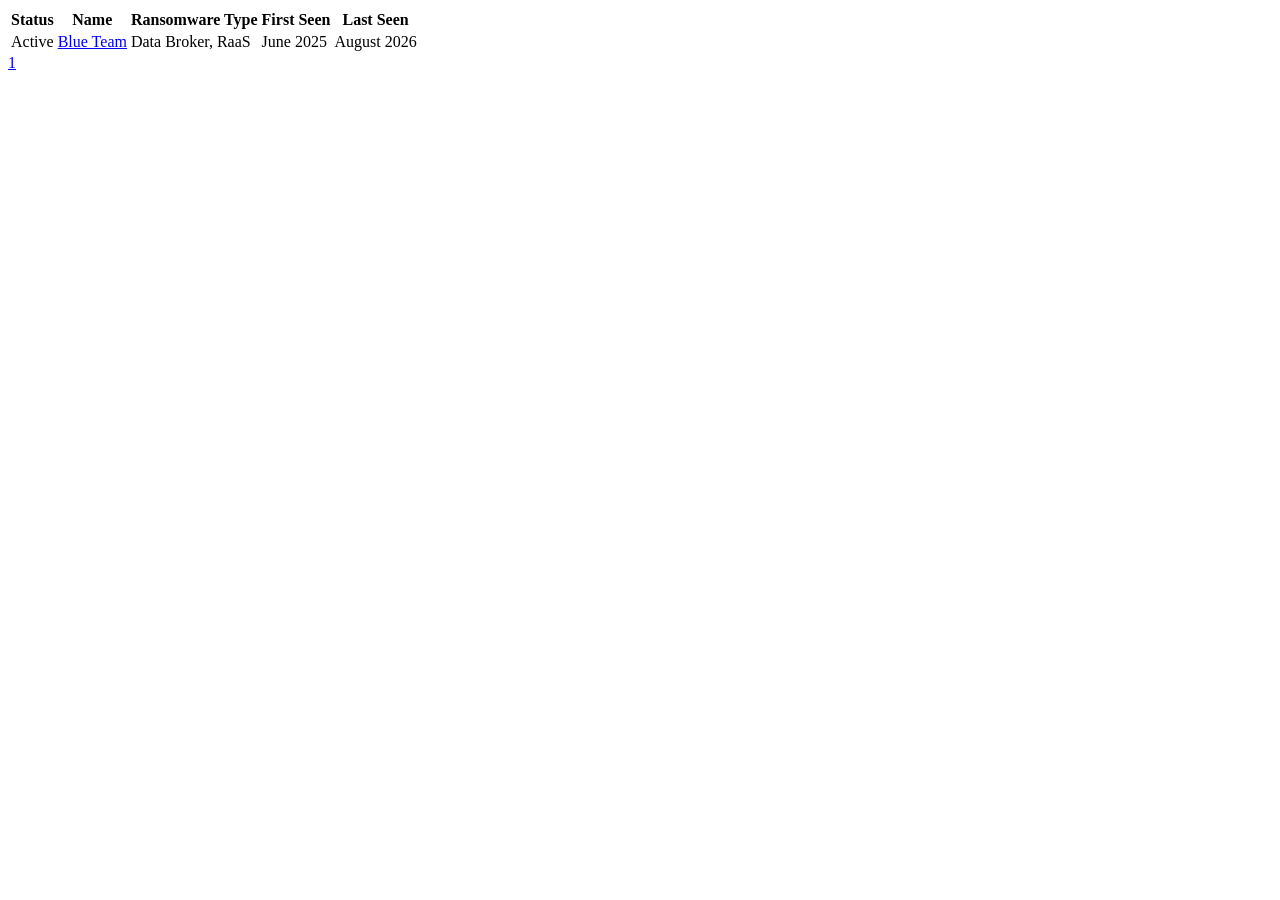
<file: tests/fixtures/watchguard-tracker-page-1.html>
<!doctype html>
<html>
  <body>
    <table>
      <thead>
        <tr>
          <th>Status</th>
          <th>Name</th>
          <th>Ransomware Type</th>
          <th>First Seen</th>
          <th>Last Seen</th>
        </tr>
      </thead>
      <tbody>
        <tr>
          <td>Active</td>
          <td><a href="/wgrd-security-hub/ransomware-tracker/blue-team">Blue Team</a></td>
          <td>Data Broker, RaaS</td>
          <td>June 2025</td>
          <td>August 2026</td>
        </tr>
      </tbody>
    </table>
    <nav class="pagination"><a href="?page=0">1</a></nav>
  </body>
</html>
</file>
<file: site/styles.css>
:root {
  color-scheme: dark;
  --ink: #f4f4f2;
  --muted: #92949d;
  --subtle: #666a75;
  --surface: #14161b;
  --surface-raised: #1a1c23;
  --line: #2a2d36;
  --page: #0b0d11;
  --accent: #c2a3ff;
  --accent-dim: #3b2d59;
  --green: #7fe0b1;
  --amber: #ffca83;
  --red: #ff8a8a;
  font-family: Inter, ui-sans-serif, system-ui, -apple-system, BlinkMacSystemFont, "Segoe UI", sans-serif;
  background: var(--page);
  color: var(--ink);
  font-synthesis: none;
  text-rendering: optimizeLegibility;
}

* {
  box-sizing: border-box;
}

body {
  margin: 0;
  min-width: 320px;
  background:
    radial-gradient(ellipse at 75% -18%, rgba(100, 69, 155, 0.2), transparent 37rem),
    var(--page);
}

a {
  color: inherit;
}

.site-header,
.site-footer {
  display: flex;
  align-items: center;
  justify-content: space-between;
  gap: 1.5rem;
  padding: 1.1rem clamp(1.25rem, 5vw, 5rem);
}

.site-header {
  border-bottom: 1px solid rgba(255, 255, 255, 0.07);
}

.brand {
  display: inline-flex;
  align-items: center;
  gap: 0.7rem;
  text-decoration: none;
  font-size: 0.96rem;
  font-weight: 800;
  letter-spacing: -0.035em;
}

.brand-mark {
  display: grid;
  width: 1.9rem;
  height: 1.9rem;
  place-items: center;
  border: 1px solid #a988e5;
  border-radius: 0.62rem;
  color: var(--accent);
  font-family: ui-monospace, SFMono-Regular, Menlo, monospace;
  font-size: 0.88rem;
}

.source-link {
  display: inline-flex;
  align-items: center;
  gap: 0.4rem;
  color: #c4c4cb;
  font-size: 0.79rem;
  text-decoration: none;
}

.source-link:hover,
.profile-link:hover {
  color: var(--accent);
}

.page-shell {
  width: min(100% - 2.5rem, 1180px);
  margin: 0 auto;
}

.intro {
  max-width: 760px;
  padding: clamp(3rem, 7vw, 6.4rem) 0 2.6rem;
}

.eyebrow {
  margin: 0 0 0.85rem;
  color: var(--accent);
  font-family: ui-monospace, SFMono-Regular, Menlo, monospace;
  font-size: 0.65rem;
  letter-spacing: 0.14em;
}

.intro .eyebrow {
  display: flex;
  align-items: center;
  gap: 0.55rem;
}

.live-dot {
  display: inline-block;
  width: 0.42rem;
  height: 0.42rem;
  border-radius: 50%;
  background: var(--green);
  box-shadow: 0 0 0.75rem rgba(127, 224, 177, 0.55);
}

h1,
h2,
p {
  margin-top: 0;
}

h1,
h2 {
  font-family: Inter, ui-sans-serif, system-ui, -apple-system, BlinkMacSystemFont, "Segoe UI", sans-serif;
}

h1 {
  margin-bottom: 1rem;
  font-size: clamp(2.55rem, 6vw, 5rem);
  font-weight: 800;
  letter-spacing: -0.075em;
  line-height: 0.99;
}

h1 span {
  color: var(--accent);
}

.intro-copy {
  max-width: 610px;
  margin-bottom: 1.25rem;
  color: #b8b9c0;
  font-size: clamp(0.97rem, 1.7vw, 1.1rem);
  line-height: 1.7;
}

.claim-note {
  max-width: 680px;
  margin: 0;
  padding: 0.72rem 0.9rem;
  border: 1px solid rgba(255, 202, 131, 0.34);
  border-left: 4px solid var(--amber);
  border-radius: 0.3rem;
  background: rgba(255, 202, 131, 0.075);
  color: #e1d2b9;
  font-size: 0.85rem;
  line-height: 1.6;
}

.claim-note strong {
  display: block;
  margin-bottom: 0.18rem;
  color: #ffe0ac;
}

.metrics {
  display: grid;
  grid-template-columns: repeat(4, minmax(0, 1fr));
  gap: 0.8rem;
  margin-bottom: 1rem;
}

.metric-card,
.coverage-panel {
  border: 1px solid var(--line);
  border-radius: 0.8rem;
  background: linear-gradient(145deg, rgba(28, 30, 38, 0.94), rgba(18, 20, 25, 0.96));
}

.metric-card {
  min-height: 126px;
  padding: 1rem 1.1rem;
}

.metric-label,
.metric-foot {
  display: block;
  color: var(--muted);
  font-size: 0.72rem;
}

.metric-card strong {
  display: block;
  margin: 0.6rem 0 0.2rem;
  font-size: 1.8rem;
  font-weight: 700;
  letter-spacing: -0.06em;
}

.metric-foot {
  font-size: 0.67rem;
}

.coverage-panel {
  margin-bottom: 4rem;
  padding: 1.3rem 1.4rem;
}

.coverage-heading,
.section-heading {
  display: flex;
  align-items: end;
  justify-content: space-between;
  gap: 1rem;
}

.coverage-heading h2,
.section-heading h2 {
  margin: 0;
  font-size: 1.28rem;
  letter-spacing: -0.045em;
}

.coverage-heading .eyebrow,
.section-heading .eyebrow {
  margin-bottom: 0.4rem;
}

.updated-at,
.result-count {
  margin: 0;
  color: var(--muted);
  font-family: ui-monospace, SFMono-Regular, Menlo, monospace;
  font-size: 0.67rem;
}

.coverage-summary {
  margin: 1rem 0 0.75rem;
  color: #c2c3ca;
  font-size: 0.82rem;
}

.coverage-details {
  display: flex;
  flex-wrap: wrap;
  gap: 0.45rem;
}

.coverage-chip,
.state-pill {
  display: inline-flex;
  align-items: center;
  gap: 0.4rem;
  border: 1px solid var(--line);
  border-radius: 99px;
  padding: 0.3rem 0.57rem;
  color: #c3c4cb;
  font-size: 0.66rem;
}

.coverage-chip strong {
  color: var(--ink);
  font-family: ui-monospace, SFMono-Regular, Menlo, monospace;
  font-weight: 500;
}

.victims-section {
  margin-bottom: 4.5rem;
}

.review-section {
  margin: -1.5rem 0 4.5rem;
}

.review-summary {
  margin: -0.35rem 0 0.8rem;
  color: var(--muted);
  font-size: 0.76rem;
  line-height: 1.6;
}

.review-count {
  color: var(--muted);
  font-family: ui-monospace, SFMono-Regular, Menlo, monospace;
  font-size: 0.8em;
  font-weight: 400;
}

.section-heading {
  margin-bottom: 1rem;
}

.section-heading h2 {
  font-size: 1.55rem;
}

.filters {
  display: grid;
  grid-template-columns: minmax(210px, 1.7fr) repeat(3, minmax(135px, 1fr));
  gap: 0.55rem;
  margin-bottom: 0.9rem;
}

.filters label {
  position: relative;
  display: block;
}

.filters input,
.filters select {
  width: 100%;
  height: 2.7rem;
  border: 1px solid var(--line);
  border-radius: 0.55rem;
  outline: none;
  background: var(--surface);
  color: var(--ink);
  font: inherit;
  font-size: 0.78rem;
}

.filters input {
  padding: 0 0.85rem 0 2.25rem;
}

.filters select {
  padding: 0 2rem 0 0.75rem;
}

.filters input:focus,
.filters select:focus {
  border-color: #8e72bf;
  box-shadow: 0 0 0 3px rgba(194, 163, 255, 0.1);
}

.filters input::placeholder {
  color: #777a85;
}

.search-icon {
  position: absolute;
  top: 50%;
  left: 0.8rem;
  transform: translateY(-53%);
  color: #9d91b3;
  font-size: 1.15rem;
  pointer-events: none;
}

.message-state {
  display: grid;
  min-height: 150px;
  place-content: center;
  gap: 0.4rem;
  border: 1px dashed #363943;
  border-radius: 0.8rem;
  color: var(--muted);
  text-align: center;
  font-size: 0.82rem;
}

.message-state strong {
  color: #e2e2e5;
  font-size: 0.96rem;
}

.error-state strong {
  color: var(--red);
}

.table-wrap {
  overflow-x: auto;
  border: 1px solid var(--line);
  border-radius: 0.8rem;
  background: rgba(18, 20, 25, 0.8);
}

table {
  width: 100%;
  border-collapse: collapse;
  text-align: left;
}

th {
  padding: 0.75rem 0.8rem;
  background: #191b22;
  color: #9799a3;
  font-family: ui-monospace, SFMono-Regular, Menlo, monospace;
  font-size: 0.6rem;
  font-weight: 400;
  letter-spacing: 0.05em;
  text-transform: uppercase;
  white-space: nowrap;
}

td {
  padding: 0.83rem 0.8rem;
  border-top: 1px solid rgba(255, 255, 255, 0.055);
  color: #b5b7c0;
  font-size: 0.75rem;
  vertical-align: top;
}

tbody tr:hover {
  background: rgba(194, 163, 255, 0.045);
}

.organization-cell {
  min-width: 180px;
  color: #f0eff4;
  font-weight: 600;
}

.group-cell {
  min-width: 130px;
  color: #d3c5ed;
}

.date-cell {
  min-width: 120px;
  white-space: nowrap;
}

.state-pill {
  border-color: transparent;
  white-space: nowrap;
}

.state-pill.listed {
  background: rgba(127, 224, 177, 0.1);
  color: var(--green);
}

.state-pill.not_seen {
  background: rgba(255, 202, 131, 0.1);
  color: var(--amber);
}

.state-pill.unknown {
  background: rgba(255, 138, 138, 0.1);
  color: var(--red);
}

.profile-link {
  display: inline-block;
  margin-top: 0.18rem;
  color: #9283aa;
  font-size: 0.63rem;
  font-weight: 400;
  text-decoration: none;
}

td details summary {
  color: #d1bafa;
  cursor: pointer;
  font-size: 0.68rem;
  line-height: 1.5;
}

.claim-details-list {
  margin: 0.65rem 0 0;
  min-width: 180px;
}

.claim-details-list dt {
  margin-top: 0.45rem;
  color: #92949d;
  font-size: 0.62rem;
  font-weight: 650;
  text-transform: uppercase;
}

.claim-details-list dd {
  margin: 0.12rem 0 0;
  color: #d4d4db;
  font-size: 0.69rem;
  font-weight: 400;
  line-height: 1.5;
  overflow-wrap: anywhere;
  white-space: pre-wrap;
}

.detail-attribution,
.inferred-label {
  display: inline-block;
  margin: 0.45rem 0 0;
  color: #96909f;
  font-size: 0.59rem;
  font-weight: 400;
  line-height: 1.45;
}

.inferred-label {
  margin-top: 0.15rem;
}

.data-footnote {
  margin: 0.8rem 0 0;
  color: var(--subtle);
  font-size: 0.68rem;
  line-height: 1.55;
}

.site-footer {
  border-top: 1px solid rgba(255, 255, 255, 0.07);
  color: #777a83;
  font-size: 0.68rem;
}

.sr-only {
  position: absolute;
  width: 1px;
  height: 1px;
  padding: 0;
  margin: -1px;
  overflow: hidden;
  clip: rect(0, 0, 0, 0);
  white-space: nowrap;
  border: 0;
}

[hidden] {
  display: none !important;
}

@media (max-width: 860px) {
  .metrics {
    grid-template-columns: repeat(2, minmax(0, 1fr));
  }

  .filters {
    grid-template-columns: repeat(3, minmax(0, 1fr));
  }

  .search-field {
    grid-column: 1 / -1;
  }
}

@media (max-width: 560px) {
  .site-header,
  .site-footer {
    padding-right: 1rem;
    padding-left: 1rem;
  }

  .source-link {
    font-size: 0.7rem;
  }

  .page-shell {
    width: min(100% - 2rem, 1180px);
  }

  .intro {
    padding-top: 3rem;
  }

  .metrics {
    gap: 0.55rem;
  }

  .metric-card {
    min-height: 112px;
    padding: 0.8rem;
  }

  .metric-card strong {
    font-size: 1.55rem;
  }

  .coverage-panel {
    margin-bottom: 3rem;
    padding: 1rem;
  }

  .coverage-heading {
    align-items: start;
    flex-direction: column;
  }

  .filters {
    grid-template-columns: repeat(2, minmax(0, 1fr));
  }

  .search-field {
    grid-column: 1 / -1;
  }

  .site-footer {
    align-items: start;
    flex-direction: column;
    gap: 0.4rem;
  }
}
</file>
